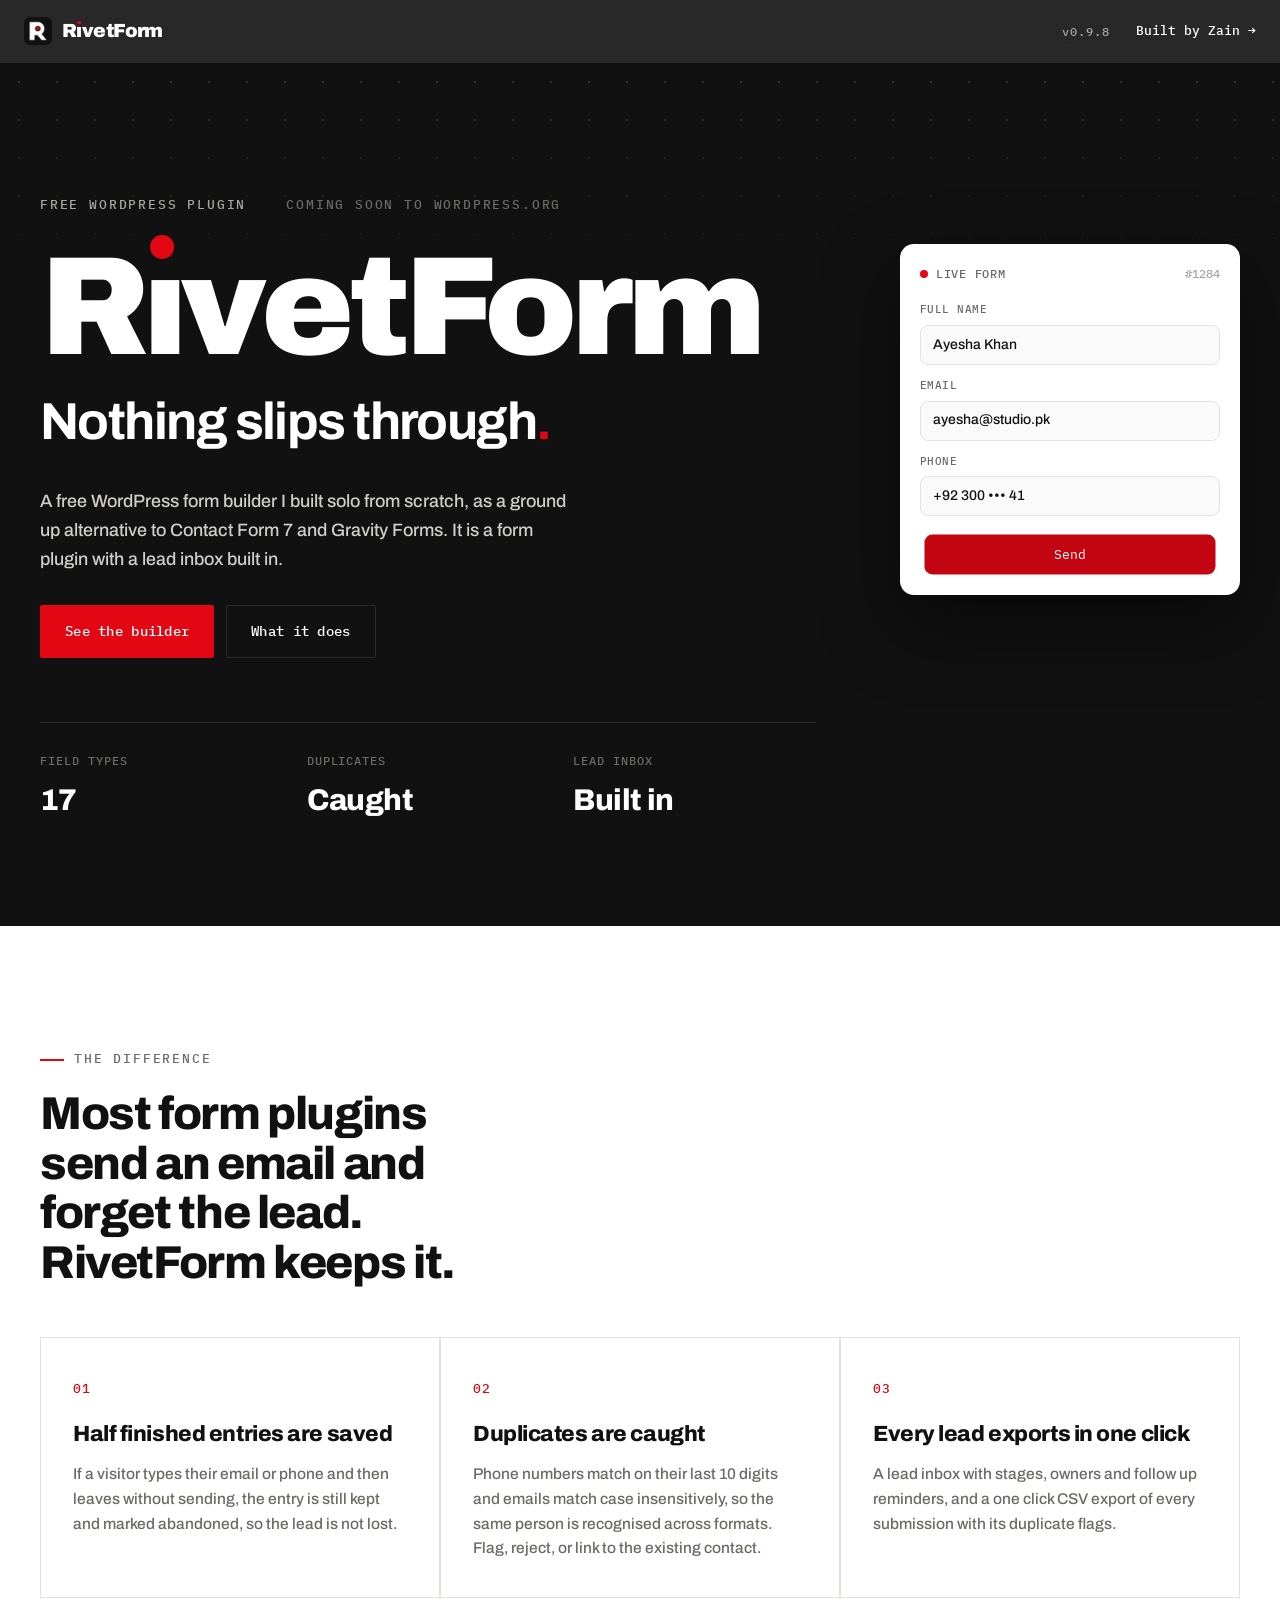
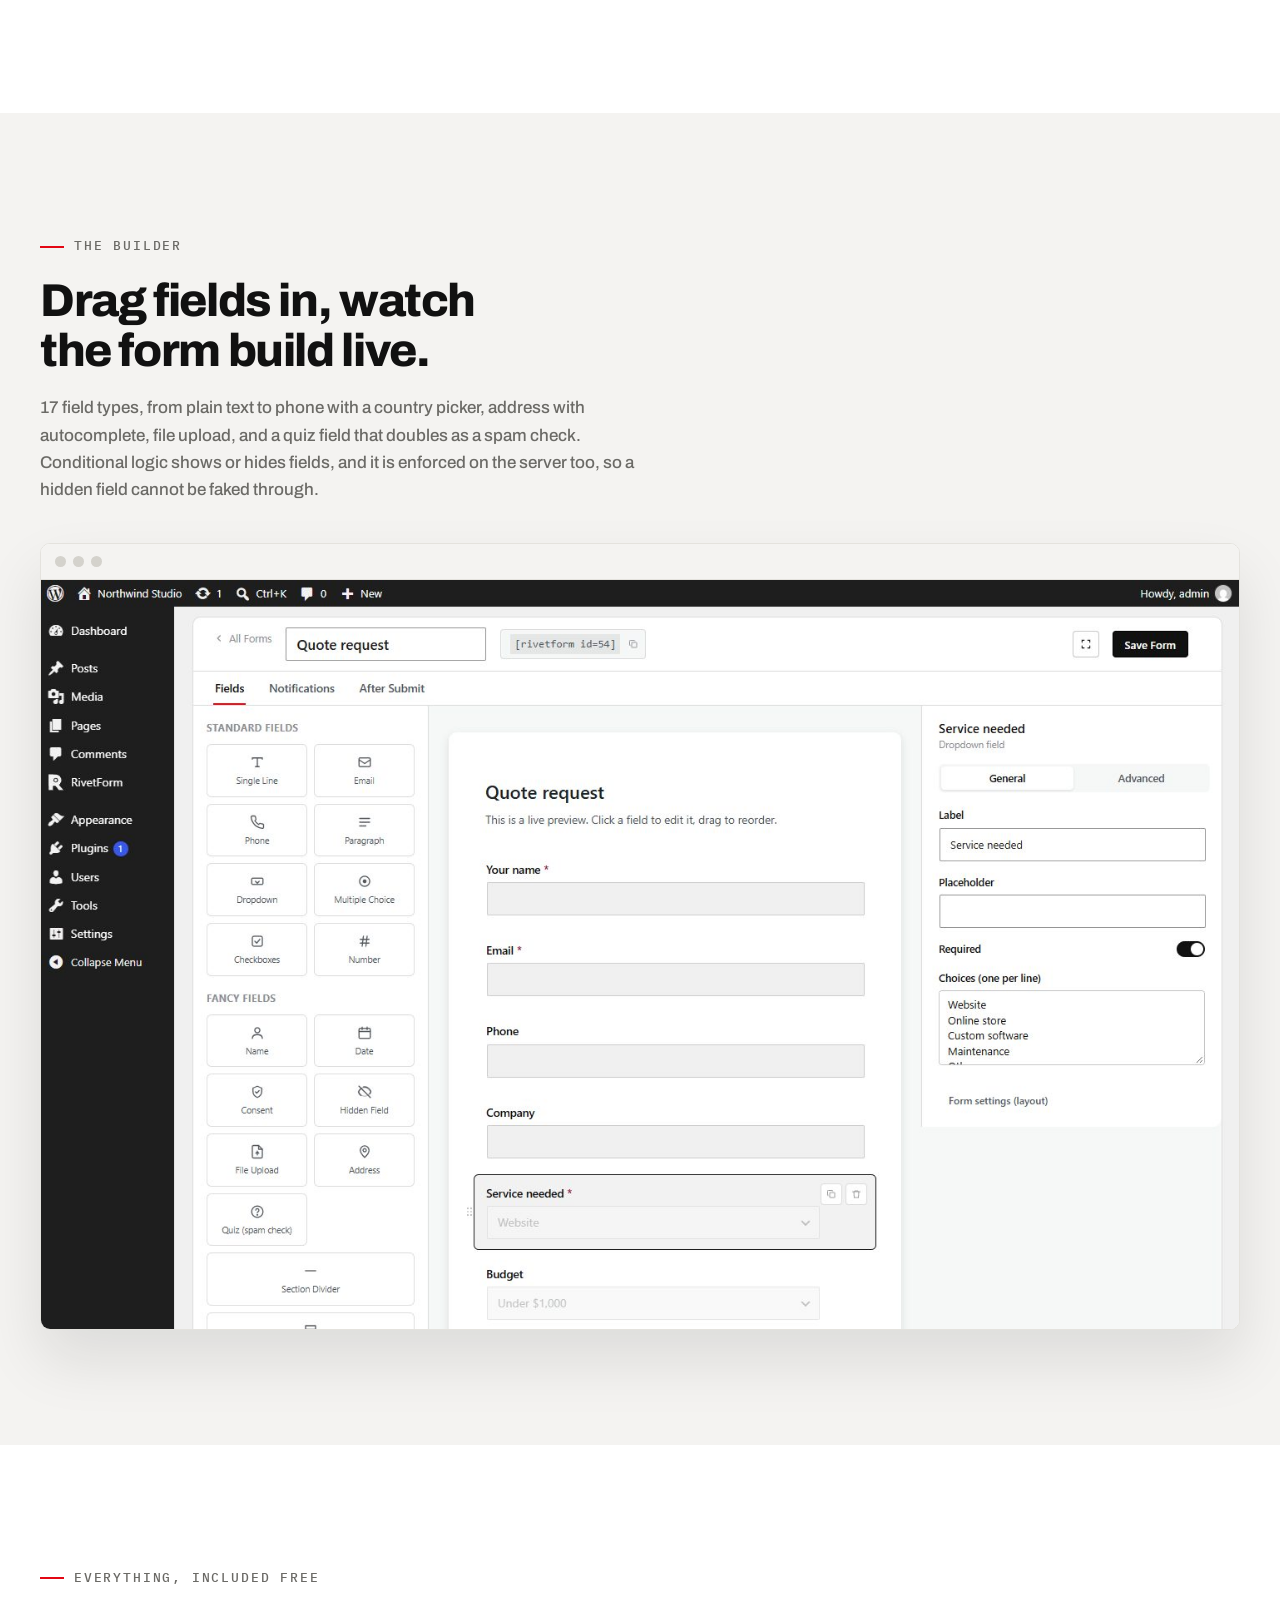
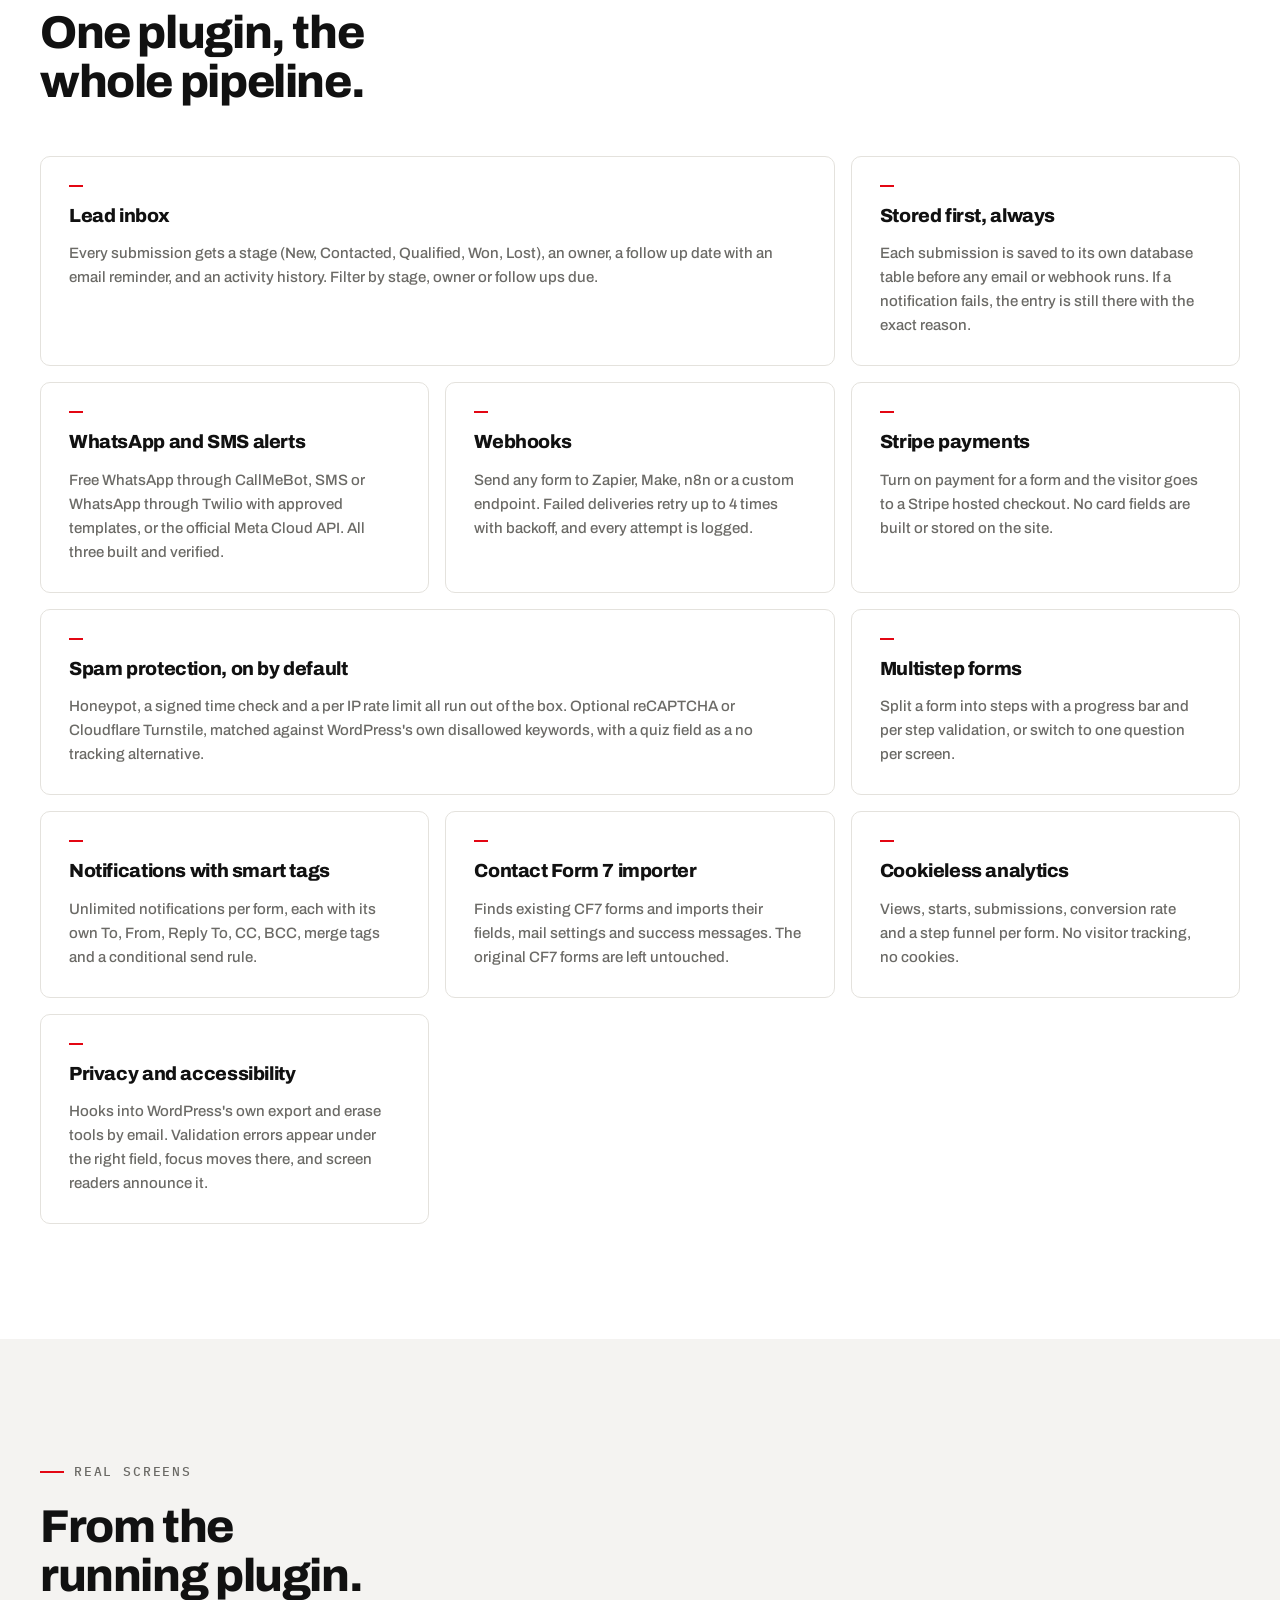
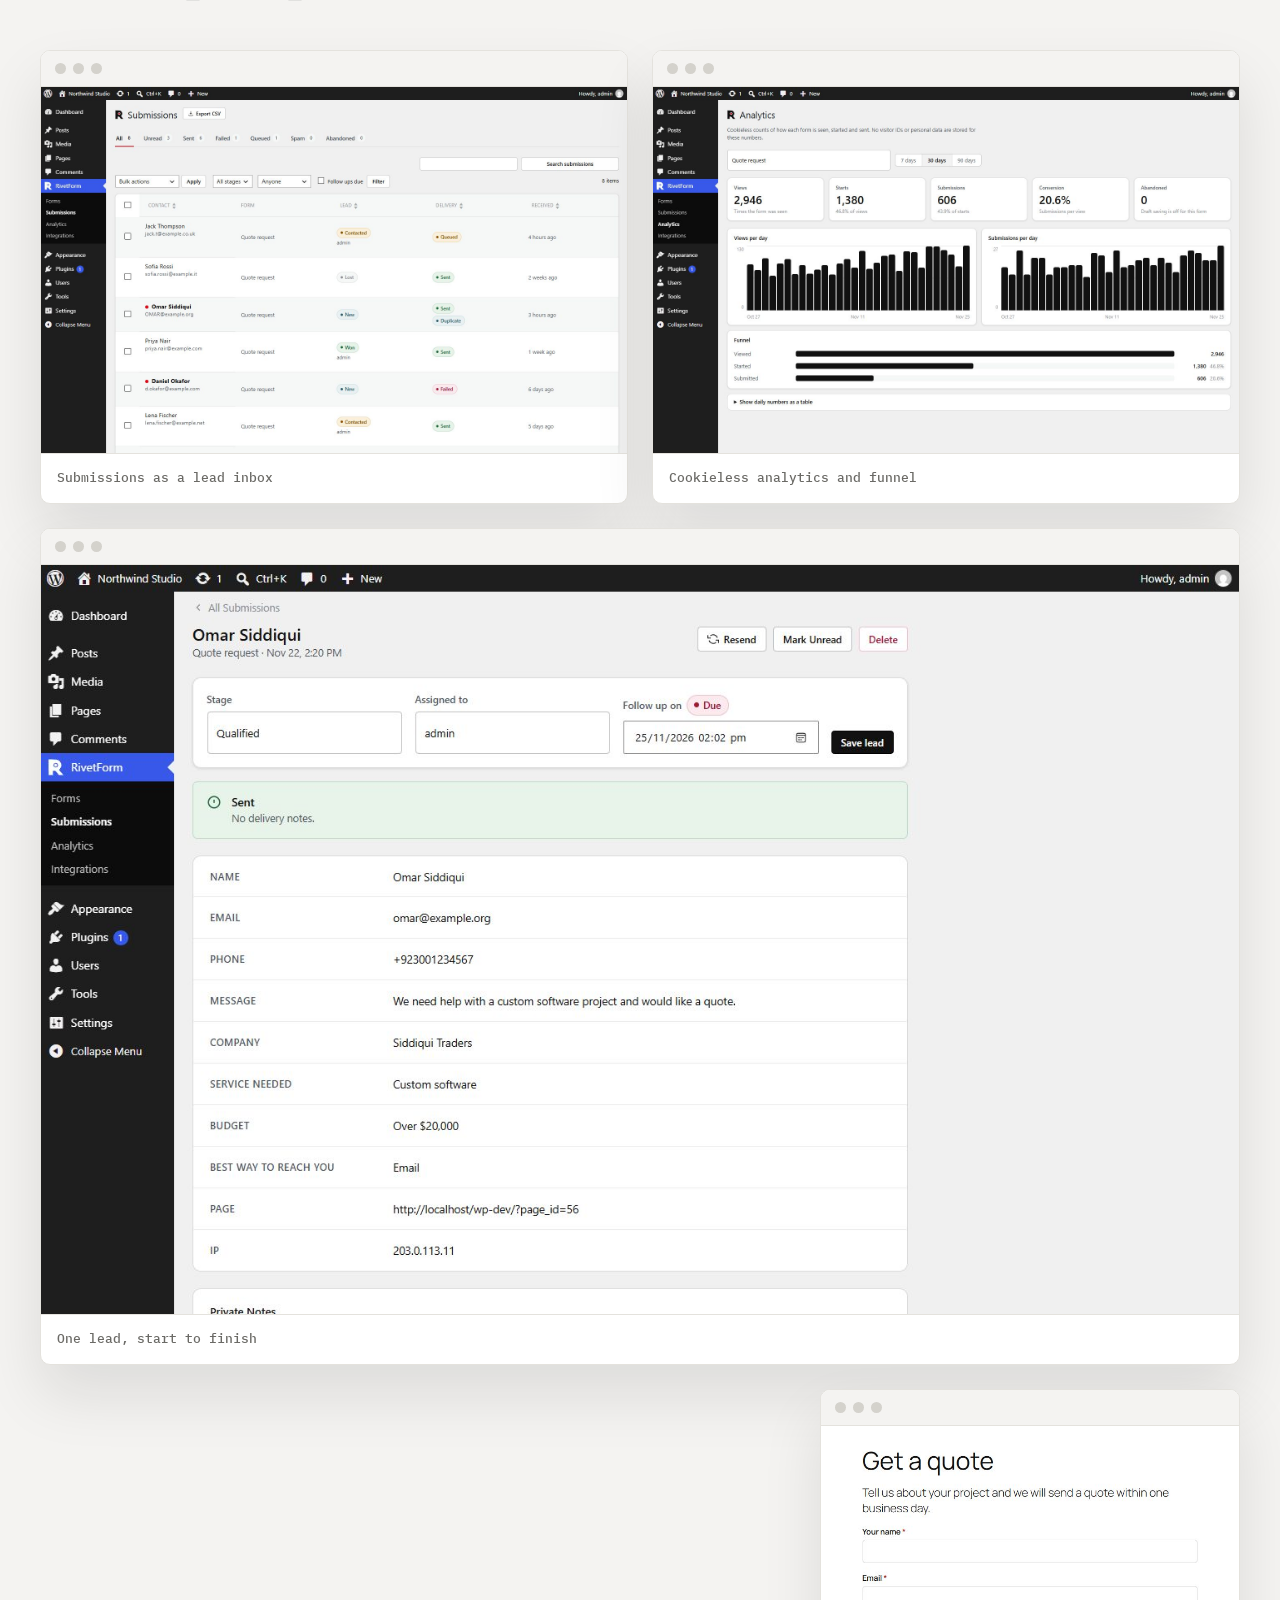
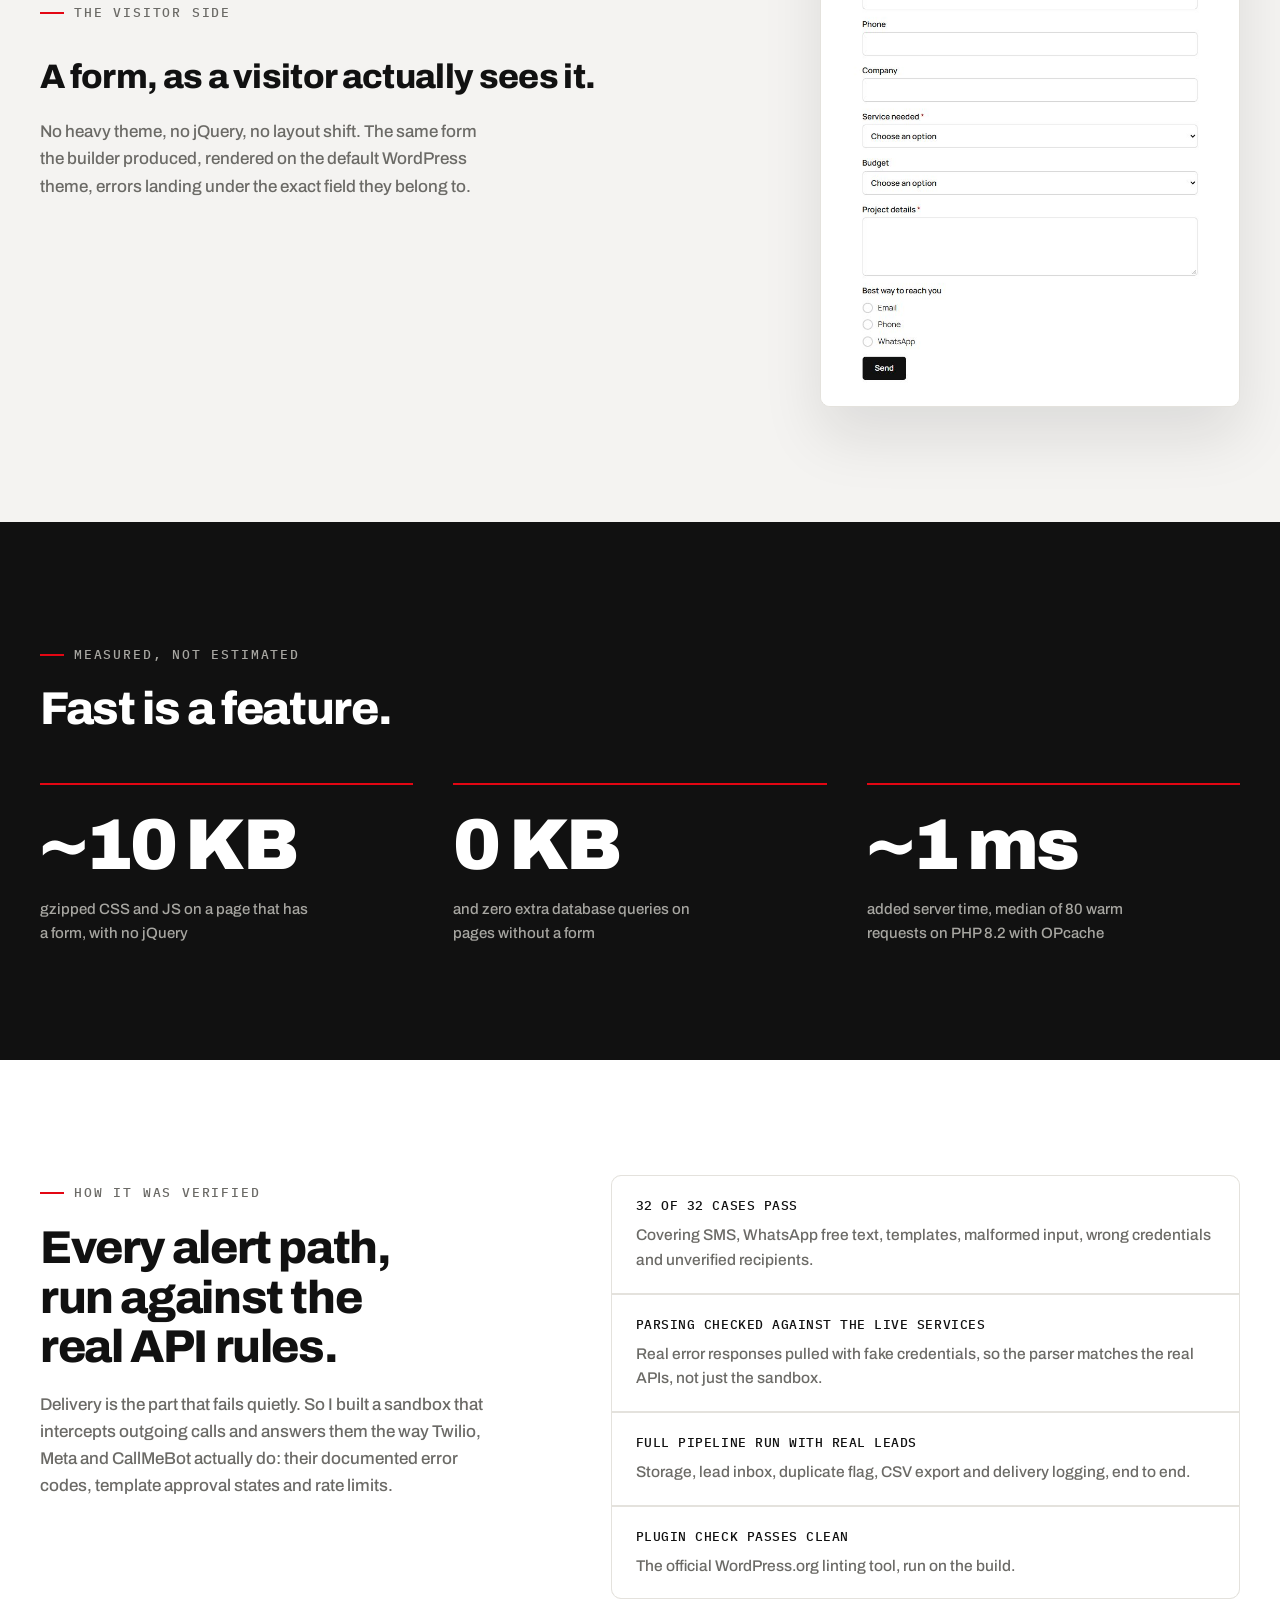
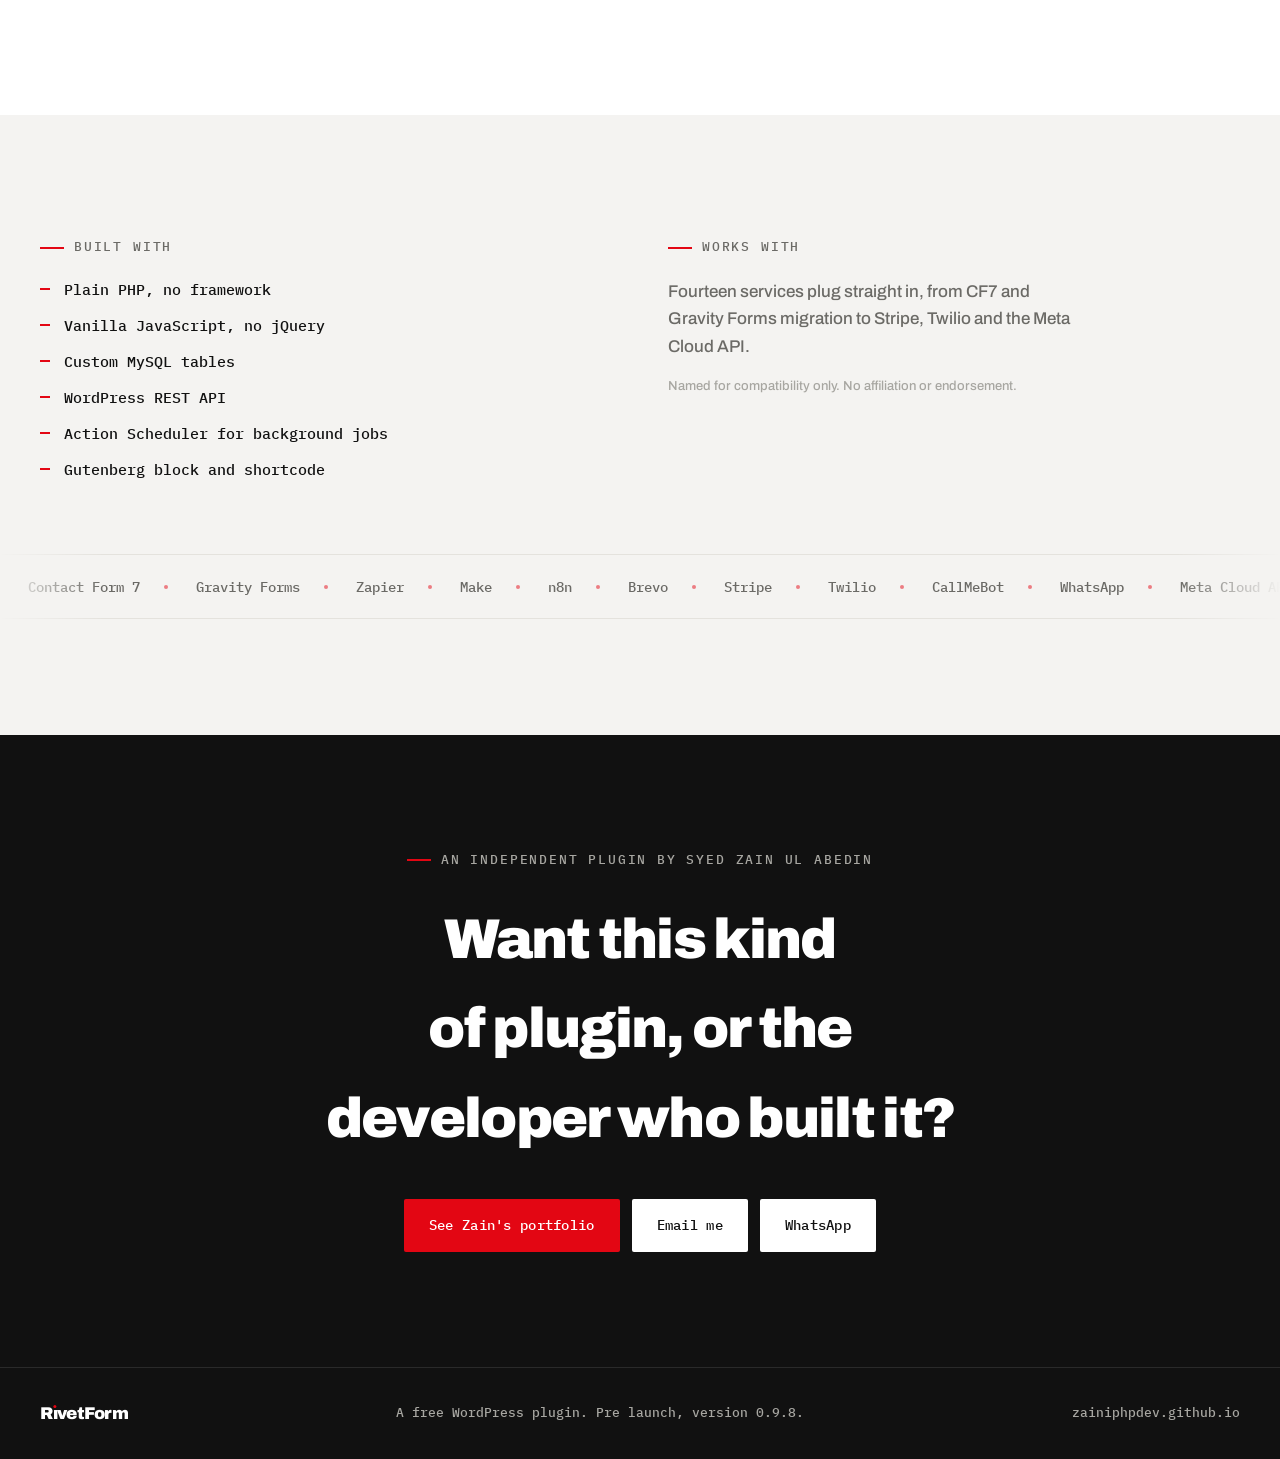
<file: rivetform/index.html>
<!doctype html>
<html lang="en">
<head>
  <meta charset="utf-8">
  <meta name="viewport" content="width=device-width, initial-scale=1">
  <script>document.documentElement.className='fonts-loading';(function(){function r(){document.documentElement.className='fonts-ready';}if(document.fonts&&document.fonts.ready){document.fonts.ready.then(r);}setTimeout(r,1400);})();</script>
  <title>RivetForm, a free WordPress form plugin by Syed Zain Ul Abedin</title>
  <meta name="description" content="RivetForm is a free WordPress form builder built solo from scratch: a drag and drop builder, a lead inbox with duplicate detection, webhooks, WhatsApp alerts, Stripe payments and a measured 10 KB footprint.">
  <meta name="theme-color" content="#111111">
  <link rel="canonical" href="https://zainiphpdev.github.io/rivetform/">
  <meta property="og:type" content="website">
  <meta property="og:title" content="RivetForm, a free WordPress form plugin">
  <meta property="og:description" content="A WordPress form builder that behaves like a lead inbox. Built solo from scratch by Syed Zain Ul Abedin.">
  <meta property="og:url" content="https://zainiphpdev.github.io/rivetform/">
  <meta property="og:image" content="https://zainiphpdev.github.io/rivetform/img/og.jpg">
  <meta property="og:image:width" content="1200">
  <meta property="og:image:height" content="630">
  <meta name="twitter:card" content="summary_large_image">
  <meta name="twitter:image" content="https://zainiphpdev.github.io/rivetform/img/og.jpg">
  <link rel="icon" href="img/favicon.png" type="image/png">
  <link rel="preconnect" href="https://fonts.googleapis.com">
  <link rel="preconnect" href="https://fonts.gstatic.com" crossorigin>
  <link href="https://fonts.googleapis.com/css2?family=Archivo:wght@500;600;700;800;900&family=IBM+Plex+Mono:wght@400;500;600&display=swap" rel="stylesheet">
  <link rel="stylesheet" href="style.css?v=8">
  <script type="application/ld+json">
  {"@context":"https://schema.org","@type":"SoftwareApplication","name":"RivetForm","applicationCategory":"WordPress Plugin","operatingSystem":"WordPress","offers":{"@type":"Offer","price":"0","priceCurrency":"USD"},"creator":{"@type":"Person","name":"Syed Zain Ul Abedin","url":"https://zainiphpdev.github.io/"}}
  </script>
</head>
<body>
  <a class="skip" href="#main">Skip to content</a>
  <div class="progress" aria-hidden="true"><span></span></div>

  <header class="nav">
    <a class="nav__brand" href="#top" aria-label="RivetForm">
      <img src="img/icon.png" alt="" width="28" height="28">
      <span class="mark">R<span class="mark__i">ı</span>vetForm</span>
    </a>
    <div class="nav__right">
      <span class="chip">v0.9.8</span>
      <a class="nav__back" href="https://zainiphpdev.github.io/">Built by Zain <span aria-hidden="true">&rarr;</span></a>
    </div>
  </header>

  <main id="main">
    <!-- HERO -->
    <section class="hero" id="top">
      <div class="hero__dots" aria-hidden="true"></div>
      <div class="hero__stream" aria-hidden="true">
        <i style="top:16px;animation-duration:7.5s;animation-delay:-1s"></i>
        <i style="top:40px;animation-duration:9.5s;animation-delay:-4s"></i>
        <i style="top:62px;animation-duration:6.5s;animation-delay:-2.5s"></i>
        <i style="top:86px;animation-duration:11s;animation-delay:-0.5s"></i>
        <i style="top:108px;animation-duration:8.5s;animation-delay:-6s"></i>
      </div>
      <div class="wrap">
        <div class="hero__grid">
          <p class="eyebrow reveal"><span>Free WordPress plugin</span><span class="eyebrow__r">Coming soon to WordPress.org</span></p>
          <div class="hero__copy">
            <h1 class="hero__mark reveal">R<span class="mark__i mark__i--xl">ı</span>vetForm</h1>
            <p class="hero__tag reveal">Nothing slips through<span class="red">.</span></p>
            <p class="hero__sub reveal">A free WordPress form builder I built solo from scratch, as a ground up alternative to Contact Form 7 and Gravity Forms. It is a form plugin with a lead inbox built in.</p>
            <div class="hero__cta reveal">
              <a class="btn btn--red" href="#builder">See the builder</a>
              <a class="btn btn--ghost" href="#features">What it does</a>
            </div>
            <dl class="hero__facts reveal">
              <div><dt>Field types</dt><dd><span class="count" data-count="17">0</span></dd></div>
              <div><dt>Duplicates</dt><dd>Caught</dd></div>
              <div><dt>Lead inbox</dt><dd>Built in</dd></div>
            </dl>
          </div>
          <div class="hero__aside reveal" aria-hidden="true">
            <div class="formcard" id="formcard">
              <div class="formcard__top">
                <span class="formcard__live"><span class="formcard__pulse"></span>Live form</span>
                <span class="formcard__step" data-step>#1284</span>
              </div>
              <div class="formcard__field" data-field="0">
                <span class="formcard__label">Full name</span>
                <span class="formcard__input"><span class="formcard__val"></span><i class="formcard__caret"></i></span>
              </div>
              <div class="formcard__field" data-field="1">
                <span class="formcard__label">Email</span>
                <span class="formcard__input"><span class="formcard__val"></span><i class="formcard__caret"></i></span>
              </div>
              <div class="formcard__field" data-field="2">
                <span class="formcard__label">Phone</span>
                <span class="formcard__input"><span class="formcard__val"></span><i class="formcard__caret"></i></span>
              </div>
              <button class="formcard__submit" type="button" tabindex="-1">Send</button>
              <div class="formcard__toast" data-toast>
                <span class="formcard__check">&#10003;</span><span class="formcard__msg">Lead saved to inbox</span>
              </div>
            </div>
          </div>
        </div>
      </div>
    </section>

    <!-- POSITIONING -->
    <section class="section lead" id="why">
      <div class="wrap">
        <p class="label reveal">The difference</p>
        <h2 class="h2 reveal">Most form plugins send an email and forget the lead. RivetForm keeps it.</h2>
        <div class="lead__grid">
          <article class="lead__item reveal">
            <span class="lead__num">01</span>
            <h3>Half finished entries are saved</h3>
            <p>If a visitor types their email or phone and then leaves without sending, the entry is still kept and marked abandoned, so the lead is not lost.</p>
          </article>
          <article class="lead__item reveal">
            <span class="lead__num">02</span>
            <h3>Duplicates are caught</h3>
            <p>Phone numbers match on their last 10 digits and emails match case insensitively, so the same person is recognised across formats. Flag, reject, or link to the existing contact.</p>
          </article>
          <article class="lead__item reveal">
            <span class="lead__num">03</span>
            <h3>Every lead exports in one click</h3>
            <p>A lead inbox with stages, owners and follow up reminders, and a one click CSV export of every submission with its duplicate flags.</p>
          </article>
        </div>
      </div>
    </section>

    <!-- BUILDER SHOT -->
    <section class="section shot" id="builder">
      <div class="wrap">
        <p class="label reveal">The builder</p>
        <h2 class="h2 reveal">Drag fields in, watch the form build live.</h2>
        <p class="shot__sub reveal">17 field types, from plain text to phone with a country picker, address with autocomplete, file upload, and a quiz field that doubles as a spam check. Conditional logic shows or hides fields, and it is enforced on the server too, so a hidden field cannot be faked through.</p>
        <figure class="frame reveal">
          <div class="frame__bar" aria-hidden="true"><span></span><span></span><span></span></div>
          <img src="img/builder.jpg" alt="The RivetForm drag and drop builder, with the field palette, a live form preview, and the selected field's settings" width="1440" height="900" loading="lazy">
        </figure>
      </div>
    </section>

    <!-- FEATURES -->
    <section class="section features" id="features">
      <div class="wrap">
        <p class="label reveal">Everything, included free</p>
        <h2 class="h2 reveal">One plugin, the whole pipeline.</h2>
        <div class="bento">
          <article class="cell cell--wide reveal">
            <h3>Lead inbox</h3>
            <p>Every submission gets a stage (New, Contacted, Qualified, Won, Lost), an owner, a follow up date with an email reminder, and an activity history. Filter by stage, owner or follow ups due.</p>
          </article>
          <article class="cell reveal">
            <h3>Stored first, always</h3>
            <p>Each submission is saved to its own database table before any email or webhook runs. If a notification fails, the entry is still there with the exact reason.</p>
          </article>
          <article class="cell reveal">
            <h3>WhatsApp and SMS alerts</h3>
            <p>Free WhatsApp through CallMeBot, SMS or WhatsApp through Twilio with approved templates, or the official Meta Cloud API. All three built and verified.</p>
          </article>
          <article class="cell reveal">
            <h3>Webhooks</h3>
            <p>Send any form to Zapier, Make, n8n or a custom endpoint. Failed deliveries retry up to 4 times with backoff, and every attempt is logged.</p>
          </article>
          <article class="cell reveal">
            <h3>Stripe payments</h3>
            <p>Turn on payment for a form and the visitor goes to a Stripe hosted checkout. No card fields are built or stored on the site.</p>
          </article>
          <article class="cell cell--wide reveal">
            <h3>Spam protection, on by default</h3>
            <p>Honeypot, a signed time check and a per IP rate limit all run out of the box. Optional reCAPTCHA or Cloudflare Turnstile, matched against WordPress's own disallowed keywords, with a quiz field as a no tracking alternative.</p>
          </article>
          <article class="cell reveal">
            <h3>Multistep forms</h3>
            <p>Split a form into steps with a progress bar and per step validation, or switch to one question per screen.</p>
          </article>
          <article class="cell reveal">
            <h3>Notifications with smart tags</h3>
            <p>Unlimited notifications per form, each with its own To, From, Reply To, CC, BCC, merge tags and a conditional send rule.</p>
          </article>
          <article class="cell reveal">
            <h3>Contact Form 7 importer</h3>
            <p>Finds existing CF7 forms and imports their fields, mail settings and success messages. The original CF7 forms are left untouched.</p>
          </article>
          <article class="cell reveal">
            <h3>Cookieless analytics</h3>
            <p>Views, starts, submissions, conversion rate and a step funnel per form. No visitor tracking, no cookies.</p>
          </article>
          <article class="cell reveal">
            <h3>Privacy and accessibility</h3>
            <p>Hooks into WordPress's own export and erase tools by email. Validation errors appear under the right field, focus moves there, and screen readers announce it.</p>
          </article>
        </div>
      </div>
    </section>

    <!-- GALLERY -->
    <section class="section gallery" id="screens">
      <div class="wrap">
        <p class="label reveal">Real screens</p>
        <h2 class="h2 reveal">From the running plugin.</h2>
        <div class="gallery__grid">
          <figure class="frame reveal">
            <div class="frame__bar" aria-hidden="true"><span></span><span></span><span></span></div>
            <img src="img/inbox.jpg" alt="Submissions shown as a lead inbox with stage, owner, delivery status and duplicate flags" width="1440" height="900" loading="lazy">
            <figcaption>Submissions as a lead inbox</figcaption>
          </figure>
          <figure class="frame reveal">
            <div class="frame__bar" aria-hidden="true"><span></span><span></span><span></span></div>
            <img src="img/analytics.jpg" alt="Form analytics showing views, starts, submissions, conversion rate and a funnel" width="1440" height="900" loading="lazy">
            <figcaption>Cookieless analytics and funnel</figcaption>
          </figure>
          <figure class="frame frame--span reveal">
            <div class="frame__bar" aria-hidden="true"><span></span><span></span><span></span></div>
            <img src="img/lead.jpg" alt="One lead's detail view with stage, owner, follow up date, delivery status and every answer" width="1440" height="900" loading="lazy">
            <figcaption>One lead, start to finish</figcaption>
          </figure>
        </div>
        <div class="showcase">
          <div class="showcase__copy reveal">
            <p class="label">The visitor side</p>
            <h3>A form, as a visitor actually sees it.</h3>
            <p>No heavy theme, no jQuery, no layout shift. The same form the builder produced, rendered on the default WordPress theme, errors landing under the exact field they belong to.</p>
          </div>
          <figure class="frame frame--tall reveal">
            <div class="frame__bar" aria-hidden="true"><span></span><span></span><span></span></div>
            <img src="img/form.jpg" alt="A live RivetForm form on the default WordPress theme, as a visitor sees it" width="805" height="1117" loading="lazy">
          </figure>
        </div>
      </div>
    </section>

    <!-- PERFORMANCE -->
    <section class="section perf" id="speed">
      <div class="wrap">
        <p class="label label--light reveal">Measured, not estimated</p>
        <h2 class="h2 h2--light reveal">Fast is a feature.</h2>
        <div class="perf__grid">
          <div class="perf__stat reveal"><span class="perf__num">~<span class="count" data-count="10">0</span> KB</span><span class="perf__cap">gzipped CSS and JS on a page that has a form, with no jQuery</span></div>
          <div class="perf__stat reveal"><span class="perf__num"><span class="count" data-count="0">0</span> KB</span><span class="perf__cap">and zero extra database queries on pages without a form</span></div>
          <div class="perf__stat reveal"><span class="perf__num">~<span class="count" data-count="1">0</span> ms</span><span class="perf__cap">added server time, median of 80 warm requests on PHP 8.2 with OPcache</span></div>
        </div>
      </div>
    </section>

    <!-- ENGINEERING -->
    <section class="section rigor" id="rigor">
      <div class="wrap rigor__wrap">
        <div>
          <p class="label reveal">How it was verified</p>
          <h2 class="h2 reveal">Every alert path, run against the real API rules.</h2>
          <p class="rigor__sub reveal">Delivery is the part that fails quietly. So I built a sandbox that intercepts outgoing calls and answers them the way Twilio, Meta and CallMeBot actually do: their documented error codes, template approval states and rate limits.</p>
        </div>
        <ul class="checks reveal">
          <li><span>32 of 32 cases pass</span> Covering SMS, WhatsApp free text, templates, malformed input, wrong credentials and unverified recipients.</li>
          <li><span>Parsing checked against the live services</span> Real error responses pulled with fake credentials, so the parser matches the real APIs, not just the sandbox.</li>
          <li><span>Full pipeline run with real leads</span> Storage, lead inbox, duplicate flag, CSV export and delivery logging, end to end.</li>
          <li><span>Plugin Check passes clean</span> The official WordPress.org linting tool, run on the build.</li>
        </ul>
      </div>
    </section>

    <!-- STACK + INTEGRATIONS -->
    <section class="section stack" id="stack">
      <div class="wrap stack__wrap">
        <div class="stack__col reveal">
          <p class="label">Built with</p>
          <ul class="stack__list">
            <li>Plain PHP, no framework</li>
            <li>Vanilla JavaScript, no jQuery</li>
            <li>Custom MySQL tables</li>
            <li>WordPress REST API</li>
            <li>Action Scheduler for background jobs</li>
            <li>Gutenberg block and shortcode</li>
          </ul>
        </div>
        <div class="stack__col reveal">
          <p class="label">Works with</p>
          <p class="stack__intro">Fourteen services plug straight in, from CF7 and Gravity Forms migration to Stripe, Twilio and the Meta Cloud API.</p>
          <p class="stack__note">Named for compatibility only. No affiliation or endorsement.</p>
        </div>
      </div>
      <div class="marquee reveal" aria-hidden="true">
        <div class="marquee__row">
          <span>Contact Form 7</span><span>Gravity Forms</span><span>Zapier</span><span>Make</span><span>n8n</span><span>Brevo</span><span>Stripe</span><span>Twilio</span><span>CallMeBot</span><span>WhatsApp</span><span>Meta Cloud API</span><span>reCAPTCHA</span><span>Turnstile</span><span>Google Places</span>
          <span>Contact Form 7</span><span>Gravity Forms</span><span>Zapier</span><span>Make</span><span>n8n</span><span>Brevo</span><span>Stripe</span><span>Twilio</span><span>CallMeBot</span><span>WhatsApp</span><span>Meta Cloud API</span><span>reCAPTCHA</span><span>Turnstile</span><span>Google Places</span>
        </div>
      </div>
    </section>

    <!-- CTA -->
    <section class="section cta" id="contact">
      <div class="wrap cta__wrap">
        <p class="label label--light reveal">An independent plugin by Syed Zain Ul Abedin</p>
        <h2 class="cta__title reveal">Want this kind of plugin, or the developer who built it?</h2>
        <div class="cta__btns reveal">
          <a class="btn btn--red" href="https://zainiphpdev.github.io/">See Zain's portfolio</a>
          <a class="btn btn--light" href="mailto:zainiphpdev@gmail.com?subject=RivetForm">Email me</a>
          <a class="btn btn--light" href="https://wa.me/923329593441?text=Hi%20Zain%2C%20I%20saw%20RivetForm">WhatsApp</a>
        </div>
      </div>
    </section>
  </main>

  <footer class="foot">
    <div class="wrap foot__wrap">
      <span class="mark mark--sm">R<span class="mark__i">ı</span>vetForm</span>
      <span class="foot__meta">A free WordPress plugin. Pre launch, version 0.9.8.</span>
      <a class="foot__back" href="https://zainiphpdev.github.io/">zainiphpdev.github.io</a>
    </div>
  </footer>

  <script>
    (function () {
      var reduce = window.matchMedia('(prefers-reduced-motion: reduce)').matches;

      // Staggered reveal on scroll, counting up any numbers inside
      function countUp(el) {
        var target = parseFloat(el.getAttribute('data-count'));
        if (reduce || !target) { el.textContent = target || 0; return; }
        var start = performance.now(), dur = 900;
        function step(now) {
          var p = Math.min((now - start) / dur, 1);
          var eased = 1 - Math.pow(1 - p, 3);
          el.textContent = Math.round(target * eased);
          if (p < 1) requestAnimationFrame(step);
        }
        requestAnimationFrame(step);
      }
      var io = new IntersectionObserver(function (es) {
        es.forEach(function (e) {
          if (!e.isIntersecting) return;
          e.target.classList.add('in');
          e.target.querySelectorAll('.count').forEach(countUp);
          io.unobserve(e.target);
        });
      }, { rootMargin: '0px 0px -8% 0px', threshold: 0.12 });

      // stagger siblings in the same grid
      var groups = document.querySelectorAll('.lead__grid, .bento, .perf__grid, .gallery__grid, .checks');
      groups.forEach(function (g) {
        Array.prototype.forEach.call(g.children, function (c, i) {
          if (c.classList.contains('reveal')) c.style.transitionDelay = Math.min(i * 70, 420) + 'ms';
        });
      });
      document.querySelectorAll('.reveal').forEach(function (el) { io.observe(el); });

      // Scroll progress bar
      var bar = document.querySelector('.progress span');
      if (bar) {
        var tick = false;
        function update() {
          var h = document.documentElement;
          var max = h.scrollHeight - h.clientHeight;
          bar.style.transform = 'scaleX(' + (max > 0 ? h.scrollTop / max : 0) + ')';
          tick = false;
        }
        addEventListener('scroll', function () { if (!tick) { tick = true; requestAnimationFrame(update); } }, { passive: true });
        update();
      }

      // Self-filling form card, always looping
      var card = document.getElementById('formcard');
      if (card) {
        var leads = [
          { n: 'Ayesha Khan',   e: 'ayesha@studio.pk',    p: '+92 300 ••• 41', m: 'Lead saved to inbox',      k: 'ok' },
          { n: 'Omar Siddiqui', e: 'omar@northwind.co',   p: '+92 321 ••• 09', m: 'Duplicate flagged, merged', k: 'dup' },
          { n: 'Hina Raja',     e: 'hina@brightmail.com', p: '+92 345 ••• 77', m: 'WhatsApp alert sent',       k: 'wa' },
          { n: 'Daniyal Malik', e: 'dan@qserve.io',       p: '+92 333 ••• 20', m: 'Follow up reminder set',    k: 'ok' }
        ];
        var fields = card.querySelectorAll('[data-field] .formcard__val');
        var carets = card.querySelectorAll('[data-field] .formcard__caret');
        var submit = card.querySelector('.formcard__submit');
        var toast = card.querySelector('[data-toast]');
        var msg = card.querySelector('.formcard__msg');
        var check = card.querySelector('.formcard__check');
        var step = card.querySelector('[data-step]');
        var idx = 0, num = 1284;

        function wait(ms) { return new Promise(function (r) { setTimeout(r, ms); }); }
        function setCaret(i) { carets.forEach(function (c, j) { c.classList.toggle('on', j === i); }); }
        function type(el, text) {
          return new Promise(function (resolve) {
            var i = 0; el.textContent = '';
            (function next() {
              el.textContent = text.slice(0, ++i);
              if (i < text.length) setTimeout(next, 26 + Math.random() * 34); else resolve();
            })();
          });
        }

        if (reduce) {
          var L = leads[0];
          fields[0].textContent = L.n; fields[1].textContent = L.e; fields[2].textContent = L.p;
          toast.classList.add('show');
        } else {
          (async function loop() {
            while (true) {
              var L = leads[idx % leads.length];
              step.textContent = '#' + (num++);
              fields.forEach(function (f) { f.textContent = ''; });
              toast.classList.remove('show'); submit.classList.remove('press', 'done');
              await wait(500);
              setCaret(0); await type(fields[0], L.n); await wait(160);
              setCaret(1); await type(fields[1], L.e); await wait(160);
              setCaret(2); await type(fields[2], L.p); await wait(260);
              setCaret(-1);
              submit.classList.add('press'); await wait(420);
              submit.classList.add('done'); submit.classList.remove('press');
              msg.textContent = L.m;
              toast.setAttribute('data-k', L.k);
              check.innerHTML = L.k === 'dup' ? '&#8646;' : (L.k === 'wa' ? '&#9993;' : '&#10003;');
              toast.classList.add('show');
              await wait(2200);
              toast.classList.remove('show');
              await wait(650);
              idx++;
            }
          })();
        }
      }
    })();
  </script>
</body>
</html>
</file>
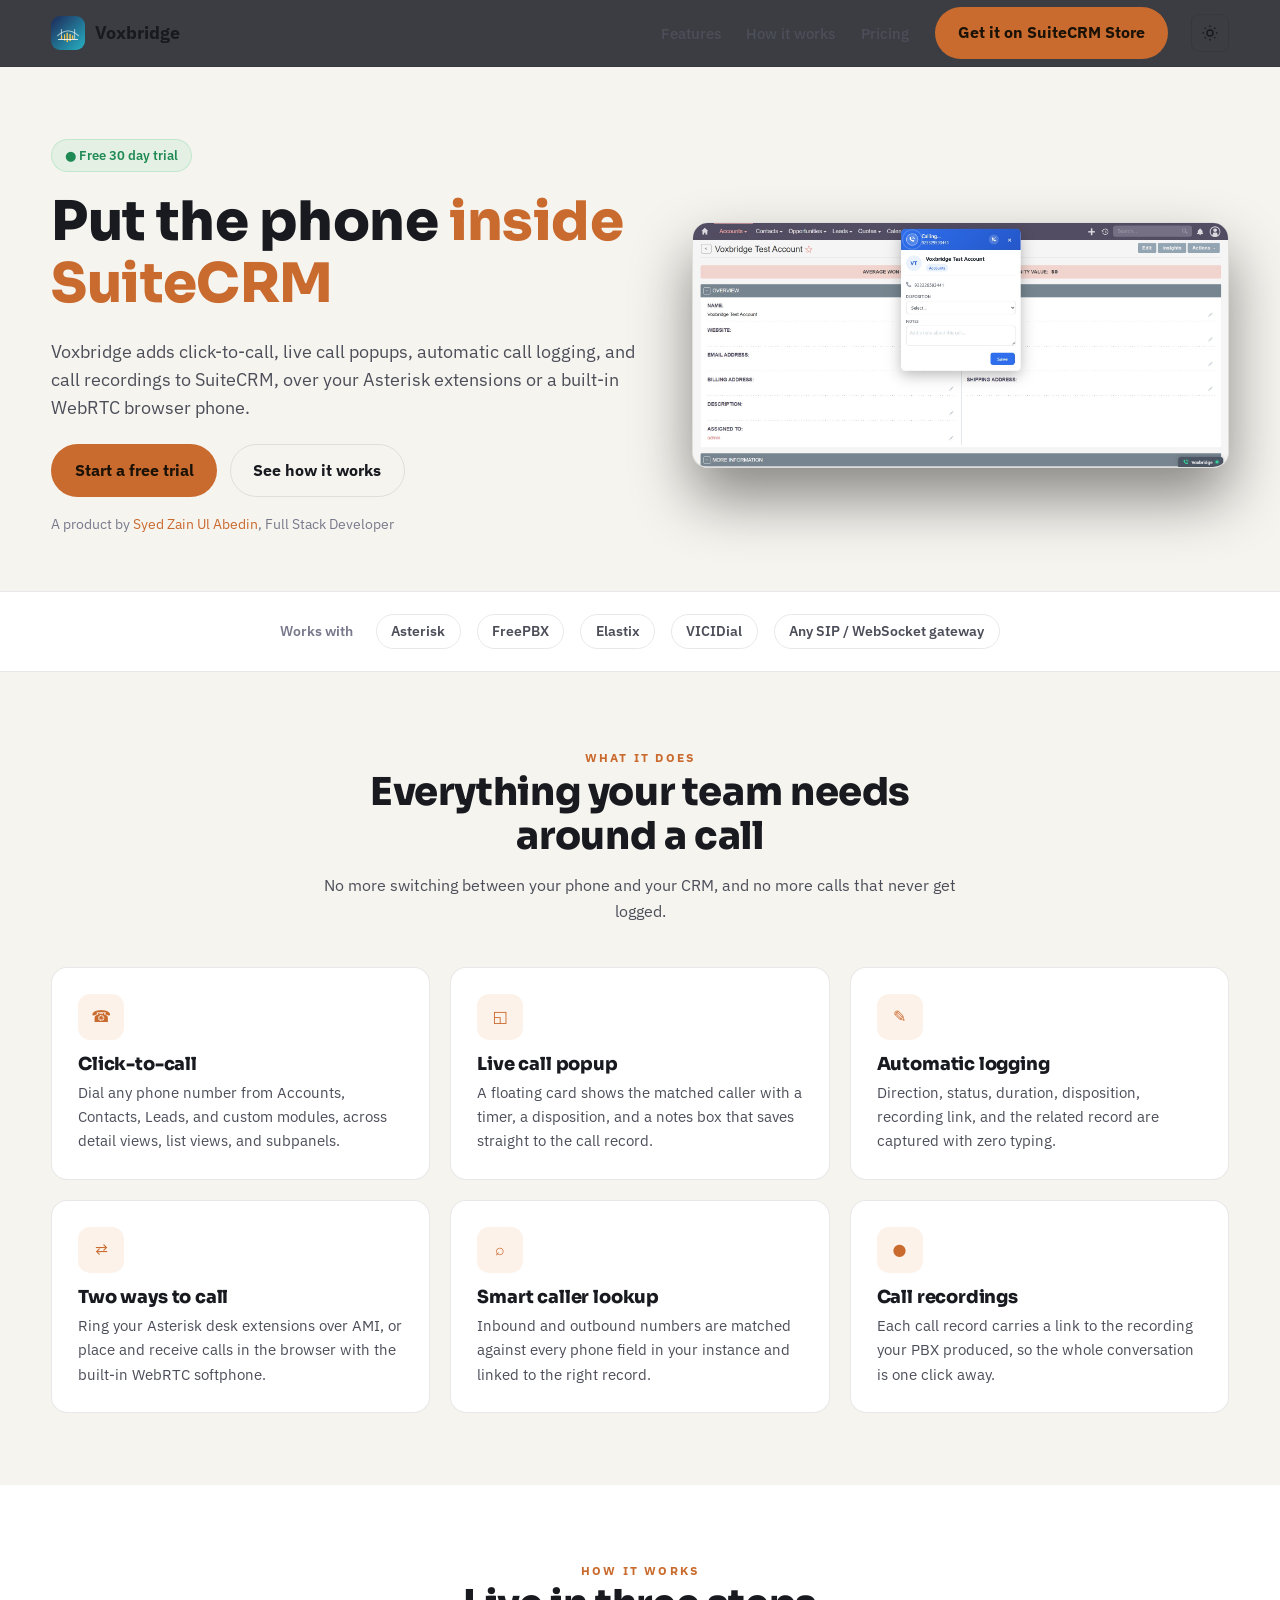
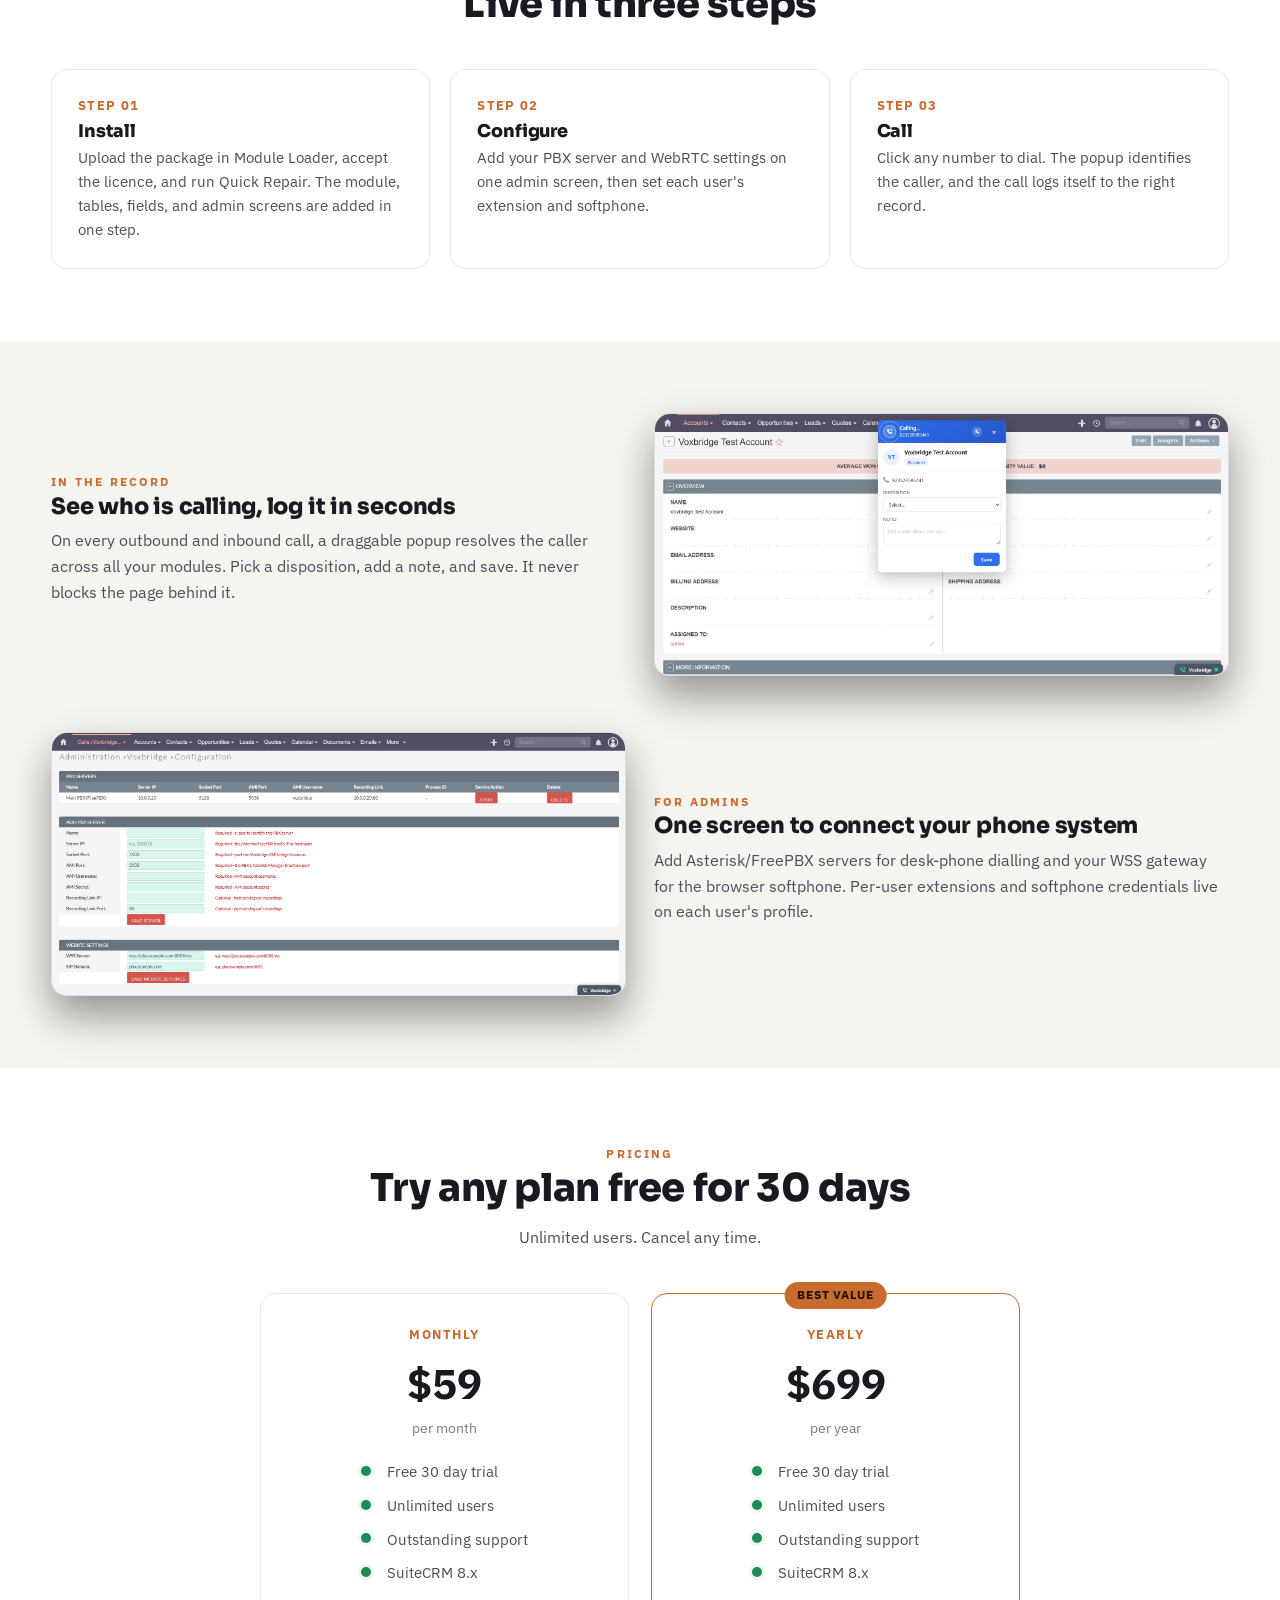
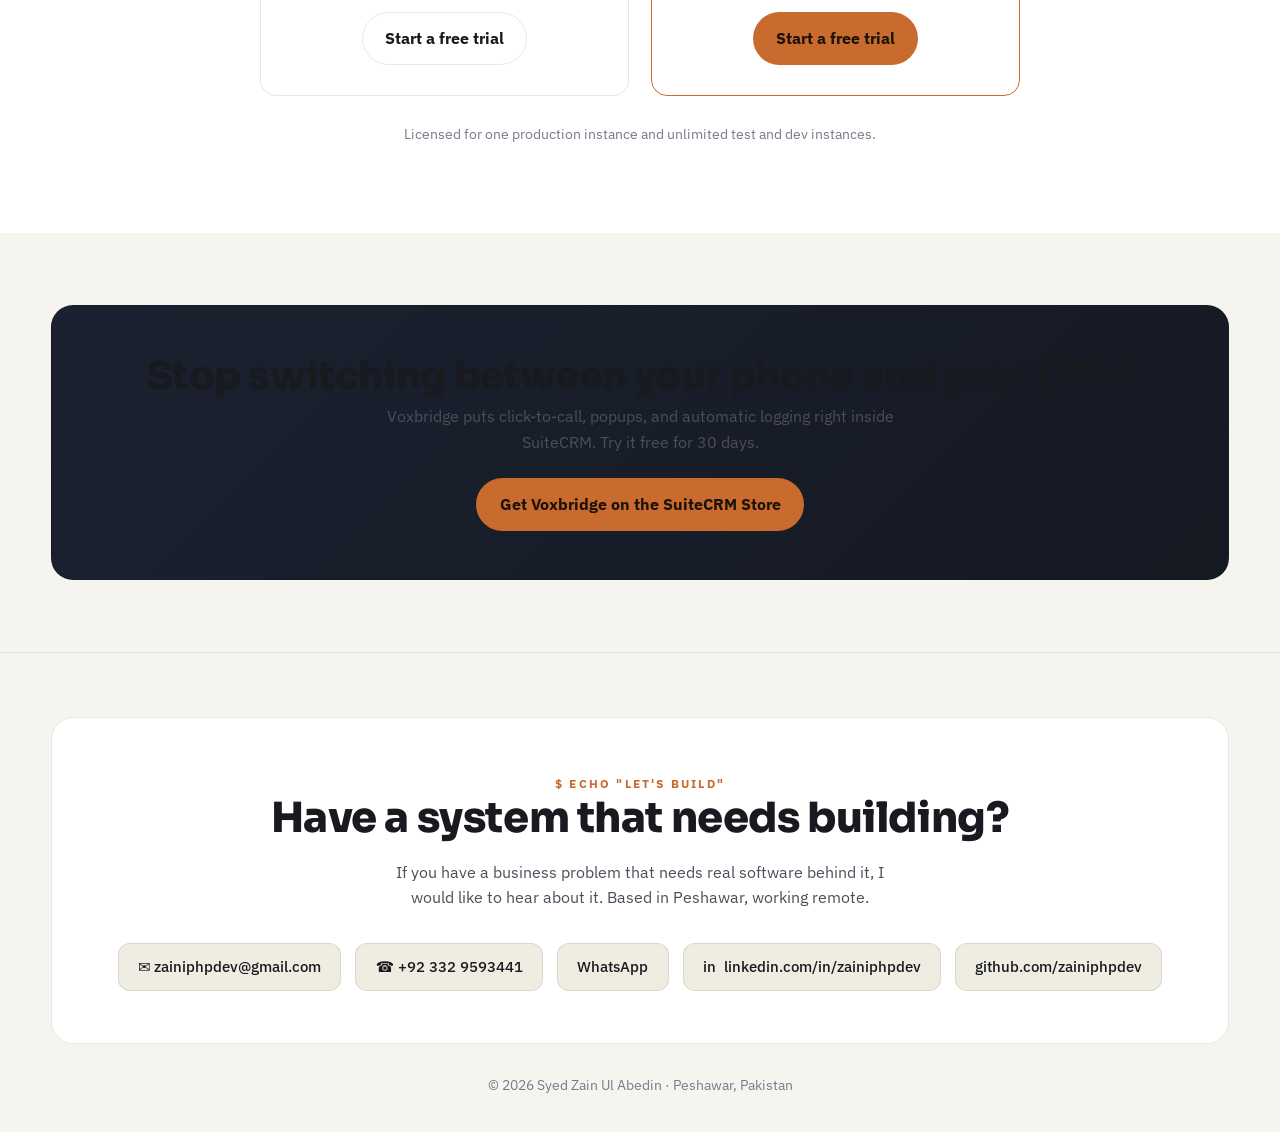
<file: voxbridge/index.html>
<!doctype html>
<html lang="en">
<head>
<meta charset="UTF-8">
<meta name="viewport" content="width=device-width, initial-scale=1.0">
<title>Voxbridge | Click-to-call and call logging for SuiteCRM</title>
<meta name="description" content="Voxbridge connects SuiteCRM to your Asterisk phone system with click-to-call, live call popups, automatic call logging, and a built-in WebRTC browser softphone.">
<link rel="icon" type="image/png" href="https://zainiphpdev.github.io/voxbridge/img/logo.png">
<link rel="canonical" href="https://zainiphpdev.github.io/voxbridge/">
<meta property="og:type" content="website">
<meta property="og:url" content="https://zainiphpdev.github.io/voxbridge/">
<meta property="og:title" content="Voxbridge | Click-to-call and call logging for SuiteCRM">
<meta property="og:description" content="Put the phone inside SuiteCRM: click-to-call, live call popups, automatic call logging, and call recordings, over Asterisk or a built-in WebRTC browser phone.">
<meta property="og:image" content="https://zainiphpdev.github.io/voxbridge/img/og-image.jpg">
<meta property="og:image:width" content="1200">
<meta property="og:image:height" content="630">
<meta name="twitter:card" content="summary_large_image">
<meta name="twitter:url" content="https://zainiphpdev.github.io/voxbridge/">
<meta name="twitter:title" content="Voxbridge | Click-to-call and call logging for SuiteCRM">
<meta name="twitter:description" content="Put the phone inside SuiteCRM: click-to-call, live popups, and automatic call logging, over Asterisk or a WebRTC browser phone.">
<meta name="twitter:image" content="https://zainiphpdev.github.io/voxbridge/img/og-image.jpg">
<link rel="preconnect" href="https://fonts.googleapis.com">
<link rel="preconnect" href="https://fonts.gstatic.com" crossorigin>
<link href="https://fonts.googleapis.com/css2?family=Sora:wght@400;500;600;700;800&family=IBM+Plex+Sans:wght@400;500;600&display=swap" rel="stylesheet">
<script>(function(){try{var t=localStorage.getItem('theme');if(t)document.documentElement.setAttribute('data-theme',t);}catch(e){}})();</script>
<style>
:root{
  --bg:#12151d; --panel:#171a23; --panel2:#1c2029; --line:#262b36;
  --ink:#f6f4ef; --muted:#b7b8c2; --dim:#83859a;
  --amber:#e8974a; --copper:#c96a2e; --green:#6fd39a;
  --radius:16px; --maxw:1120px;
}
@media (prefers-color-scheme: light){
  :root:not([data-theme="dark"]){
    --bg:#f6f4ef; --panel:#ffffff; --panel2:#efece2; --line:#00000017;
    --ink:#181a20; --muted:#4c4e59; --dim:#787a8c;
    --amber:#c96a2e; --copper:#c96a2e; --green:#1f8a54;
  }
}
:root[data-theme="light"]{
  --bg:#f6f4ef; --panel:#ffffff; --panel2:#efece2; --line:#00000017;
  --ink:#181a20; --muted:#4c4e59; --dim:#787a8c;
  --amber:#c96a2e; --copper:#c96a2e; --green:#1f8a54;
}
*{box-sizing:border-box}
html{scroll-behavior:smooth}
body{
  margin:0;background:var(--bg);color:var(--ink);
  font-family:"IBM Plex Sans",system-ui,-apple-system,Segoe UI,Roboto,sans-serif;
  line-height:1.6;-webkit-font-smoothing:antialiased;
}
h1,h2,h3{font-family:"Sora",system-ui,-apple-system,Segoe UI,Roboto,sans-serif;}
a{color:inherit;text-decoration:none}
.wrap{max-width:100%;margin:0 auto;padding:0 4vw}
.amber{color:var(--amber)}
h1,h2,h3{line-height:1.15;margin:0 0 .4em;font-weight:800;letter-spacing:-.01em}
h2{font-size:clamp(1.6rem,3.5vw,2.4rem)}
p{margin:0 0 1rem}
.muted{color:var(--muted)}
.btn{
  display:inline-flex;align-items:center;gap:.5rem;font-weight:700;font-size:.98rem;
  padding:.8rem 1.4rem;border-radius:999px;border:1px solid transparent;cursor:pointer;transition:.18s;
}
.btn-primary{background:linear-gradient(135deg,var(--amber),var(--copper));color:#1a1206}
.btn-primary:hover{filter:brightness(1.08);transform:translateY(-1px)}
.btn-ghost{border-color:var(--line);color:var(--ink)}
.btn-ghost:hover{border-color:var(--amber);color:var(--amber)}
.theme-toggle{display:inline-flex;align-items:center;justify-content:center;background:none;border:1px solid var(--line);border-radius:.5rem;width:38px;height:38px;color:var(--ink);cursor:pointer;flex:none}
.theme-toggle:hover{border-color:var(--amber);color:var(--amber)}
.theme-toggle svg{width:18px;height:18px}
.theme-toggle .icon-sun{display:none}
:root[data-theme="light"] .theme-toggle .icon-moon{display:none}
:root[data-theme="light"] .theme-toggle .icon-sun{display:block}
@media (prefers-color-scheme: light){
  :root:not([data-theme="dark"]) .theme-toggle .icon-moon{display:none}
  :root:not([data-theme="dark"]) .theme-toggle .icon-sun{display:block}
}
.eyebrow{text-transform:uppercase;letter-spacing:.18em;font-size:.76rem;font-weight:700;color:var(--amber)}

/* nav */
header.nav{position:sticky;top:0;z-index:20;background:rgba(18,21,29,.82);backdrop-filter:blur(10px);border-bottom:1px solid var(--line)}
.nav-in{display:flex;align-items:center;justify-content:space-between;height:66px}
.brand{display:flex;align-items:center;gap:.6rem;font-weight:800;font-size:1.15rem}
.brand img{width:34px;height:34px;border-radius:9px}
.nav-right{display:flex;align-items:center;gap:1.4rem}
.nav-links{display:flex;align-items:center;gap:1.6rem}
.nav-links a.lnk{color:var(--muted);font-size:.95rem;font-weight:500}
.nav-links a.lnk:hover{color:var(--ink)}
.menu-btn{display:none}

/* hero */
.hero{padding:72px 0 40px}
.hero-grid{display:grid;grid-template-columns:1.05fr .95fr;gap:48px;align-items:center}
.hero h1{font-size:clamp(2.1rem,5vw,3.4rem)}
.trial-chip{display:inline-flex;align-items:center;gap:.5rem;background:rgba(111,211,154,.12);color:var(--green);
  border:1px solid rgba(111,211,154,.3);padding:.3rem .8rem;border-radius:999px;font-size:.82rem;font-weight:600;margin-bottom:1.2rem}
.hero-cta{display:flex;gap:.8rem;flex-wrap:wrap;margin:1.4rem 0 1rem}
.byline{font-size:.86rem;color:var(--dim)}
.byline a{color:var(--amber)}
.shot{width:100%;border-radius:var(--radius);border:1px solid var(--line);box-shadow:0 30px 60px rgba(0,0,0,.45);display:block}

/* compat bar */
.compat{border-top:1px solid var(--line);border-bottom:1px solid var(--line);padding:22px 0;background:var(--panel)}
.compat-in{display:flex;align-items:center;gap:1rem;flex-wrap:wrap;justify-content:center}
.compat .label{color:var(--dim);font-size:.85rem;font-weight:600;margin-right:.4rem}
.pill{border:1px solid var(--line);color:var(--muted);padding:.35rem .9rem;border-radius:999px;font-size:.85rem;font-weight:600}

/* sections */
section{padding:72px 0}
.sec-head{max-width:680px;margin:0 auto 42px;text-align:center}
.grid3{display:grid;grid-template-columns:repeat(3,1fr);gap:20px}
.card{background:var(--panel);border:1px solid var(--line);border-radius:var(--radius);padding:26px}
.card:hover{border-color:rgba(232,151,74,.4)}
.ic{width:46px;height:46px;border-radius:12px;display:flex;align-items:center;justify-content:center;
  background:rgba(232,151,74,.12);color:var(--amber);margin-bottom:14px}
.card h3{font-size:1.12rem;margin-bottom:.35rem}
.card p{color:var(--muted);font-size:.95rem;margin:0}

/* steps */
.steps{display:grid;grid-template-columns:repeat(3,1fr);gap:20px;counter-reset:s}
.step{background:var(--panel);border:1px solid var(--line);border-radius:var(--radius);padding:26px;position:relative}
.step .num{font-size:.8rem;font-weight:800;color:var(--copper);letter-spacing:.1em}
.step h3{font-size:1.1rem;margin:.3rem 0 .3rem}
.step p{color:var(--muted);font-size:.94rem;margin:0}

/* showcase */
.show{display:grid;grid-template-columns:1fr 1fr;gap:28px;align-items:center}
.show.rev{direction:rtl}.show.rev>*{direction:ltr}
.show h3{font-size:1.4rem}
.show p{color:var(--muted)}
.show .shot{box-shadow:0 20px 40px rgba(0,0,0,.4)}
.showcase-wrap{display:flex;flex-direction:column;gap:56px}

/* pricing */
.price-grid{display:grid;grid-template-columns:repeat(2,1fr);gap:22px;max-width:760px;margin:0 auto}
.plan{background:var(--panel);border:1px solid var(--line);border-radius:var(--radius);padding:30px;text-align:center}
.plan.best{border-color:var(--amber);position:relative}
.plan.best .tag{position:absolute;top:-12px;left:50%;transform:translateX(-50%);background:linear-gradient(135deg,var(--amber),var(--copper));
  color:#1a1206;font-size:.72rem;font-weight:800;padding:.25rem .8rem;border-radius:999px;text-transform:uppercase;letter-spacing:.08em}
.plan .pname{text-transform:uppercase;letter-spacing:.12em;font-size:.82rem;color:var(--amber);font-weight:700}
.plan .amt{font-size:2.6rem;font-weight:800;margin:.3rem 0 0}
.plan .per{color:var(--dim);font-size:.9rem;margin-bottom:1rem}
.plan ul{list-style:none;padding:0;margin:0 0 1.4rem;text-align:left;display:inline-block}
.plan li{color:var(--muted);font-size:.94rem;padding:.3rem 0 .3rem 1.6rem;position:relative}
.plan li::before{content:"";position:absolute;left:0;top:.65rem;width:10px;height:10px;border-radius:50%;
  background:var(--green);box-shadow:0 0 0 3px rgba(111,211,154,.15)}
.lic-note{text-align:center;color:var(--dim);font-size:.9rem;margin-top:1.6rem}

/* cta band */
.band{background:linear-gradient(135deg,#1b2130,#141922);border:1px solid var(--line);border-radius:22px;padding:48px;text-align:center}
.band h2{margin-bottom:.4rem}

/* footer */
footer{border-top:1px solid var(--line);padding:64px 0 36px;background:var(--bg)}
.contact-band{background:var(--panel);border:1px solid var(--line);border-radius:22px;padding:52px 32px;text-align:center}
.contact-band h2{font-size:clamp(1.8rem,4vw,2.6rem)}
.contact-row{display:flex;flex-wrap:wrap;gap:14px;justify-content:center}
.cbtn{display:inline-flex;align-items:center;gap:.5rem;border:1px solid var(--line);background:var(--panel2);
  color:var(--ink);font-size:.92rem;font-weight:500;padding:.7rem 1.2rem;border-radius:12px;transition:.18s}
.cbtn:hover{border-color:var(--amber);color:var(--amber)}
.copyright-line{text-align:center;color:var(--dim);font-size:.88rem;margin-top:30px}

@media(max-width:860px){
  .hero-grid,.show,.grid3,.steps,.price-grid{grid-template-columns:1fr}
  .show.rev{direction:ltr}
  .nav-links{display:none}
  .hero{padding:48px 0 20px}
  section{padding:54px 0}
  .band{padding:32px 20px}
}
</style>
</head>
<body>

<header class="nav">
  <div class="wrap nav-in">
    <a class="brand" href="#top"><img src="img/logo.png" alt="Voxbridge logo">Voxbridge</a>
    <div class="nav-right">
    <nav class="nav-links">
      <a class="lnk" href="#features">Features</a>
      <a class="lnk" href="#how">How it works</a>
      <a class="lnk" href="#pricing">Pricing</a>
      <a class="btn btn-primary" href="https://store.suitecrm.com/addons/voxbridge">Get it on SuiteCRM Store</a>
    </nav>
    <button class="theme-toggle" id="themeToggle" aria-label="Toggle light / dark theme">
      <svg class="icon-moon" viewBox="0 0 24 24" fill="none" stroke="currentColor" stroke-width="2"><path d="M21 12.8A9 9 0 1 1 11.2 3a7 7 0 0 0 9.8 9.8z"/></svg>
      <svg class="icon-sun" viewBox="0 0 24 24" fill="none" stroke="currentColor" stroke-width="2"><circle cx="12" cy="12" r="4"/><path d="M12 2v2M12 20v2M4.93 4.93l1.41 1.41M17.66 17.66l1.41 1.41M2 12h2M20 12h2M4.93 19.07l1.41-1.41M17.66 6.34l1.41-1.41"/></svg>
    </button>
    </div>
  </div>
</header>

<a id="top"></a>
<section class="hero">
  <div class="wrap hero-grid">
    <div>
      <span class="trial-chip">● Free 30 day trial</span>
      <h1>Put the phone <span class="amber">inside SuiteCRM</span></h1>
      <p class="muted" style="font-size:1.1rem">
        Voxbridge adds click-to-call, live call popups, automatic call logging, and call recordings to SuiteCRM,
        over your Asterisk extensions or a built-in WebRTC browser phone.
      </p>
      <div class="hero-cta">
        <a class="btn btn-primary" href="https://store.suitecrm.com/addons/voxbridge">Start a free trial</a>
        <a class="btn btn-ghost" href="#how">See how it works</a>
      </div>
      <p class="byline">A product by <a href="https://zainiphpdev.github.io/">Syed Zain Ul Abedin</a>, Full Stack Developer</p>
    </div>
    <div>
      <img class="shot" src="img/call-popup.jpg" alt="Voxbridge call popup on a SuiteCRM record">
    </div>
  </div>
</section>

<div class="compat">
  <div class="wrap compat-in">
    <span class="label">Works with</span>
    <span class="pill">Asterisk</span>
    <span class="pill">FreePBX</span>
    <span class="pill">Elastix</span>
    <span class="pill">VICIDial</span>
    <span class="pill">Any SIP / WebSocket gateway</span>
  </div>
</div>

<section id="features">
  <div class="wrap">
    <div class="sec-head">
      <span class="eyebrow">What it does</span>
      <h2>Everything your team needs around a call</h2>
      <p class="muted">No more switching between your phone and your CRM, and no more calls that never get logged.</p>
    </div>
    <div class="grid3">
      <div class="card">
        <div class="ic">☎</div>
        <h3>Click-to-call</h3>
        <p>Dial any phone number from Accounts, Contacts, Leads, and custom modules, across detail views, list views, and subpanels.</p>
      </div>
      <div class="card">
        <div class="ic">◱</div>
        <h3>Live call popup</h3>
        <p>A floating card shows the matched caller with a timer, a disposition, and a notes box that saves straight to the call record.</p>
      </div>
      <div class="card">
        <div class="ic">✎</div>
        <h3>Automatic logging</h3>
        <p>Direction, status, duration, disposition, recording link, and the related record are captured with zero typing.</p>
      </div>
      <div class="card">
        <div class="ic">⇄</div>
        <h3>Two ways to call</h3>
        <p>Ring your Asterisk desk extensions over AMI, or place and receive calls in the browser with the built-in WebRTC softphone.</p>
      </div>
      <div class="card">
        <div class="ic">⌕</div>
        <h3>Smart caller lookup</h3>
        <p>Inbound and outbound numbers are matched against every phone field in your instance and linked to the right record.</p>
      </div>
      <div class="card">
        <div class="ic">●</div>
        <h3>Call recordings</h3>
        <p>Each call record carries a link to the recording your PBX produced, so the whole conversation is one click away.</p>
      </div>
    </div>
  </div>
</section>

<section id="how" style="background:var(--panel)">
  <div class="wrap">
    <div class="sec-head">
      <span class="eyebrow">How it works</span>
      <h2>Live in three steps</h2>
    </div>
    <div class="steps">
      <div class="step">
        <div class="num">STEP 01</div>
        <h3>Install</h3>
        <p>Upload the package in Module Loader, accept the licence, and run Quick Repair. The module, tables, fields, and admin screens are added in one step.</p>
      </div>
      <div class="step">
        <div class="num">STEP 02</div>
        <h3>Configure</h3>
        <p>Add your PBX server and WebRTC settings on one admin screen, then set each user's extension and softphone.</p>
      </div>
      <div class="step">
        <div class="num">STEP 03</div>
        <h3>Call</h3>
        <p>Click any number to dial. The popup identifies the caller, and the call logs itself to the right record.</p>
      </div>
    </div>
  </div>
</section>

<section>
  <div class="wrap showcase-wrap">
    <div class="show">
      <div>
        <span class="eyebrow">In the record</span>
        <h3>See who is calling, log it in seconds</h3>
        <p>On every outbound and inbound call, a draggable popup resolves the caller across all your modules. Pick a disposition, add a note, and save. It never blocks the page behind it.</p>
      </div>
      <div><img class="shot" src="img/call-popup.jpg" alt="Voxbridge call popup"></div>
    </div>
    <div class="show rev">
      <div>
        <span class="eyebrow">For admins</span>
        <h3>One screen to connect your phone system</h3>
        <p>Add Asterisk/FreePBX servers for desk-phone dialling and your WSS gateway for the browser softphone. Per-user extensions and softphone credentials live on each user's profile.</p>
      </div>
      <div><img class="shot" src="img/config.jpg" alt="Voxbridge configuration screen"></div>
    </div>
  </div>
</section>

<section id="pricing" style="background:var(--panel)">
  <div class="wrap">
    <div class="sec-head">
      <span class="eyebrow">Pricing</span>
      <h2>Try any plan free for 30 days</h2>
      <p class="muted">Unlimited users. Cancel any time.</p>
    </div>
    <div class="price-grid">
      <div class="plan">
        <div class="pname">Monthly</div>
        <div class="amt">$59</div>
        <div class="per">per month</div>
        <ul>
          <li>Free 30 day trial</li>
          <li>Unlimited users</li>
          <li>Outstanding support</li>
          <li>SuiteCRM 8.x</li>
        </ul>
        <div><a class="btn btn-ghost" href="https://store.suitecrm.com/addons/voxbridge">Start a free trial</a></div>
      </div>
      <div class="plan best">
        <span class="tag">Best value</span>
        <div class="pname">Yearly</div>
        <div class="amt">$699</div>
        <div class="per">per year</div>
        <ul>
          <li>Free 30 day trial</li>
          <li>Unlimited users</li>
          <li>Outstanding support</li>
          <li>SuiteCRM 8.x</li>
        </ul>
        <div><a class="btn btn-primary" href="https://store.suitecrm.com/addons/voxbridge">Start a free trial</a></div>
      </div>
    </div>
    <p class="lic-note">Licensed for one production instance and unlimited test and dev instances.</p>
  </div>
</section>

<section>
  <div class="wrap">
    <div class="band">
      <h2>Stop switching between your phone and your CRM</h2>
      <p class="muted" style="max-width:560px;margin:0 auto 1.4rem">
        Voxbridge puts click-to-call, popups, and automatic logging right inside SuiteCRM. Try it free for 30 days.
      </p>
      <a class="btn btn-primary" href="https://store.suitecrm.com/addons/voxbridge">Get Voxbridge on the SuiteCRM Store</a>
    </div>
  </div>
</section>

<footer>
  <div class="wrap">
    <div class="contact-band">
      <span class="eyebrow">$ ECHO "LET'S BUILD"</span>
      <h2>Have a system that needs building?</h2>
      <p class="muted" style="max-width:520px;margin:0 auto 2rem">
        If you have a business problem that needs real software behind it, I would like to hear about it.
        Based in Peshawar, working remote.
      </p>
      <div class="contact-row">
        <a class="cbtn" href="mailto:zainiphpdev@gmail.com">✉ zainiphpdev@gmail.com</a>
        <a class="cbtn" href="tel:+923329593441">☎ +92 332 9593441</a>
        <a class="cbtn" href="https://wa.me/923329593441">WhatsApp</a>
        <a class="cbtn" href="https://linkedin.com/in/zainiphpdev">in&nbsp; linkedin.com/in/zainiphpdev</a>
        <a class="cbtn" href="https://github.com/zainiphpdev">github.com/zainiphpdev</a>
      </div>
    </div>
    <div class="copyright-line">© 2026 Syed Zain Ul Abedin · Peshawar, Pakistan</div>
  </div>
</footer>

<script>
(function(){
  var themeBtn = document.getElementById('themeToggle');
  function currentTheme(){
    var stored = document.documentElement.getAttribute('data-theme');
    if (stored) return stored;
    return window.matchMedia('(prefers-color-scheme: light)').matches ? 'light' : 'dark';
  }
  themeBtn.addEventListener('click', function(){
    var next = currentTheme() === 'light' ? 'dark' : 'light';
    document.documentElement.setAttribute('data-theme', next);
    try{ localStorage.setItem('theme', next); }catch(e){}
  });
})();
</script>
</body>
</html>
</file>
<file: rivetform/style.css>
:root {
  --ink: #111111;
  --ink-2: #1b1b1b;
  --white: #ffffff;
  --paper: #f4f3f1;
  --line: #e4e2dd;
  --line-ink: #2a2a2a;
  --grey: #6b6a66;
  --grey-light: #a7a6a1;
  --red: #e30613;
  --font: "Archivo", system-ui, sans-serif;
  --mono: "IBM Plex Mono", ui-monospace, monospace;
  --ease: cubic-bezier(0.22, 1, 0.36, 1);
}
*, *::before, *::after { box-sizing: border-box; }
html.fonts-loading body { opacity: 0; }
html.fonts-ready body { opacity: 1; transition: opacity .4s var(--ease); }
@media (prefers-reduced-motion: reduce) { html.fonts-loading body { opacity: 1; } }
body {
  margin: 0; background: var(--white); color: var(--ink);
  font-family: var(--font); font-weight: 500; font-size: 17px; line-height: 1.6;
  -webkit-font-smoothing: antialiased; overflow-x: clip;
}
h1, h2, h3, p, ul, dl, dd, figure { margin: 0; padding: 0; }
ul { list-style: none; }
a { color: inherit; text-decoration: none; }
img { display: block; max-width: 100%; }
h1, h2, h3 { text-wrap: balance; }
p { text-wrap: pretty; }
::selection { background: var(--red); color: var(--white); }
:focus-visible { outline: 2px solid var(--red); outline-offset: 3px; }
.wrap { width: min(1200px, 100% - 48px); margin-inline: auto; }
.skip { position: fixed; left: 16px; top: 16px; z-index: 100; background: var(--ink); color: var(--white); padding: 8px 14px; border-radius: 6px; transform: translateY(-200%); transition: transform .3s var(--ease); }
.skip:focus { transform: none; }

/* Wordmark with red dot over the i */
.mark { font-weight: 900; letter-spacing: -0.03em; }
.mark__i { position: relative; font-style: normal; }
.mark__i::after {
  content: ""; position: absolute; left: 50%; top: 0.04em;
  width: 0.19em; height: 0.19em; border-radius: 50%; background: var(--red);
  transform: translateX(-50%);
}
.mark__i--xl::after { top: 0.03em; width: 0.17em; height: 0.17em; }

/* Reveal */
.reveal { opacity: 0; transform: translateY(26px); transition: opacity .8s var(--ease), transform .8s var(--ease); }
.reveal.in { opacity: 1; transform: none; }
@media (prefers-reduced-motion: reduce) { .reveal { opacity: 1; transform: none; transition: none; } }

/* Labels */
.label { font-family: var(--mono); font-size: 13px; font-weight: 500; letter-spacing: 0.14em; text-transform: uppercase; color: var(--grey); display: inline-flex; align-items: center; gap: 10px; margin-bottom: 20px; }
.label::before { content: ""; width: 24px; height: 2px; background: var(--red); }
.label--light { color: var(--grey-light); }
.h2 { font-size: clamp(28px, 4.4vw, 46px); font-weight: 800; line-height: 1.08; letter-spacing: -0.03em; max-width: 16ch; }
.h2--light { color: var(--white); }
.red { color: var(--red); }

/* Buttons */
.btn { display: inline-flex; align-items: center; justify-content: center; font-family: var(--mono); font-weight: 500; font-size: 14px; letter-spacing: 0.02em; padding: 14px 24px; border-radius: 2px; border: 1px solid transparent; transition: transform .4s var(--ease), background .3s var(--ease), color .3s var(--ease), border-color .3s var(--ease); }
.btn:active { transform: translateY(1px); }
.btn--red { background: var(--red); color: var(--white); }
.btn--red:hover { background: #c20510; }
.btn--ghost { border-color: var(--line-ink); color: var(--white); }
.btn--ghost:hover { border-color: var(--white); background: rgba(255,255,255,0.06); }
.btn--light { background: var(--white); color: var(--ink); }
.btn--light:hover { background: var(--paper); }

/* Nav */
.nav { position: sticky; top: 0; z-index: 50; display: flex; align-items: center; justify-content: space-between; padding: 16px 24px; background: rgba(17,17,17,0.9); backdrop-filter: blur(10px); -webkit-backdrop-filter: blur(10px); color: var(--white); border-bottom: 1px solid var(--line-ink); }
.nav__brand { display: inline-flex; align-items: center; gap: 10px; }
.nav__brand img { border-radius: 6px; }
.nav .mark { font-size: 19px; color: var(--white); }
.nav__right { display: flex; align-items: center; gap: 16px; }
.chip { font-family: var(--mono); font-size: 12px; letter-spacing: 0.08em; color: var(--grey-light); border: 1px solid var(--line-ink); padding: 4px 9px; border-radius: 999px; }
.nav__back { font-family: var(--mono); font-size: 13px; color: var(--white); }
.nav__back:hover { color: var(--red); }

/* Hero */
.hero { position: relative; background: var(--ink); color: var(--white); padding: clamp(64px, 11vw, 132px) 0 clamp(56px, 8vw, 104px); overflow: clip; }
.hero__dots { position: absolute; inset: 0 0 auto; height: 220px; background-image: radial-gradient(rgba(255,255,255,0.14) 1.4px, transparent 1.6px); background-size: 38px 38px; -webkit-mask-image: linear-gradient(to bottom, #000, transparent); mask-image: linear-gradient(to bottom, #000, transparent); pointer-events: none; }
.hero .wrap { position: relative; z-index: 2; }

/* Hero lead-packet stream */
.hero__stream { position: absolute; inset: 0 0 auto; height: 220px; overflow: hidden; pointer-events: none; z-index: 1; }
.hero__stream i { position: absolute; left: -60px; width: 7px; height: 7px; border-radius: 50%; background: var(--red); box-shadow: 0 0 10px 1px rgba(227,6,19,0.7); animation: fly linear infinite; }
.hero__stream i::after { content: ""; position: absolute; right: 7px; top: 50%; width: 54px; height: 2px; transform: translateY(-50%); background: linear-gradient(270deg, rgba(227,6,19,0.55), transparent); }
@keyframes fly { 0% { transform: translateX(0); opacity: 0; } 6% { opacity: 1; } 94% { opacity: 1; } 100% { transform: translateX(calc(100vw + 140px)); opacity: 0; } }
@media (prefers-reduced-motion: reduce) { .hero__stream { display: none; } }

/* Hero two-column layout */
.hero__grid { display: grid; grid-template-columns: minmax(0, 1fr) 360px; column-gap: clamp(32px, 5vw, 80px); align-items: start; }
.hero__grid > .eyebrow { grid-column: 1 / -1; margin-bottom: clamp(18px, 2.6vw, 28px); }
.hero__copy { grid-column: 1; min-width: 0; }
.hero__aside { grid-column: 2; align-self: start; }

/* Self-filling form card */
.formcard { position: relative; width: 100%; max-width: 340px; margin-left: auto; background: var(--white); color: var(--ink); border-radius: 14px; padding: 20px; box-shadow: 0 30px 70px rgba(0,0,0,0.5); overflow: hidden; }
.formcard__top { display: flex; align-items: center; justify-content: space-between; margin-bottom: 18px; }
.formcard__live { display: inline-flex; align-items: center; gap: 8px; font-family: var(--mono); font-size: 12px; letter-spacing: 0.06em; text-transform: uppercase; color: var(--grey); }
.formcard__pulse { width: 8px; height: 8px; border-radius: 50%; background: var(--red); animation: pulse 1.8s ease-out infinite; }
@keyframes pulse { 0% { box-shadow: 0 0 0 0 rgba(227,6,19,0.5); } 70% { box-shadow: 0 0 0 7px rgba(227,6,19,0); } 100% { box-shadow: 0 0 0 0 rgba(227,6,19,0); } }
.formcard__step { font-family: var(--mono); font-size: 12px; color: var(--grey-light); }
.formcard__field { margin-bottom: 12px; }
.formcard__label { display: block; font-family: var(--mono); font-size: 11px; letter-spacing: 0.04em; text-transform: uppercase; color: var(--grey); margin-bottom: 6px; }
.formcard__input { display: flex; align-items: center; min-height: 40px; padding: 0 12px; border: 1px solid var(--line); border-radius: 8px; background: #fafafa; font-size: 14px; }
.formcard__val { white-space: nowrap; overflow: hidden; }
.formcard__caret { width: 1.5px; height: 16px; background: var(--ink); margin-left: 1px; opacity: 0; flex: none; }
.formcard__caret.on { opacity: 1; animation: blink 1s step-end infinite; }
@keyframes blink { 50% { opacity: 0; } }
.formcard__submit { width: 100%; margin-top: 6px; padding: 12px; border: 0; border-radius: 8px; background: var(--red); color: #fff; font-family: var(--mono); font-size: 13px; letter-spacing: 0.02em; cursor: default; transition: transform .2s var(--ease), background .2s var(--ease); }
.formcard__submit.press { transform: scale(0.97); background: #c20510; }
.formcard__submit.done { background: var(--ink); }
.formcard__toast { position: absolute; left: 16px; right: 16px; bottom: 16px; display: flex; align-items: center; gap: 10px; padding: 12px 14px; border-radius: 10px; background: var(--ink); color: #fff; transform: translateY(150%); opacity: 0; transition: transform .45s var(--ease), opacity .45s var(--ease); }
.formcard__toast.show { transform: none; opacity: 1; }
.formcard__check { display: inline-flex; align-items: center; justify-content: center; width: 20px; height: 20px; border-radius: 50%; background: var(--red); color: #fff; font-size: 12px; flex: none; }
.formcard__toast[data-k="ok"] .formcard__check { background: #1f9d55; }
.formcard__toast[data-k="wa"] .formcard__check { background: #25d366; color: #063; }
.formcard__toast[data-k="dup"] .formcard__check { background: #e6a700; }
.formcard__msg { font-family: var(--mono); font-size: 12.5px; }
.eyebrow { display: flex; flex-wrap: wrap; gap: 8px 40px; font-family: var(--mono); font-size: 13px; letter-spacing: 0.14em; text-transform: uppercase; color: var(--grey-light); margin-bottom: clamp(24px, 4vw, 44px); }
.eyebrow__r { color: var(--grey); }
.hero__mark { font-weight: 900; letter-spacing: -0.045em; line-height: 0.9; font-size: clamp(60px, 11vw, 140px); }
.hero__tag { font-size: clamp(26px, 4.6vw, 52px); font-weight: 700; letter-spacing: -0.03em; margin-top: 10px; }
.hero__sub { max-width: 54ch; color: #cfceca; font-size: clamp(16px, 1.4vw, 19px); margin-top: 24px; }
.hero__cta { display: flex; flex-wrap: wrap; gap: 12px; margin-top: 32px; }
.hero__facts { display: grid; grid-template-columns: repeat(3, 1fr); gap: 24px; margin-top: clamp(40px, 6vw, 64px); border-top: 1px solid var(--line-ink); padding-top: 28px; }
.hero__facts dt { font-family: var(--mono); font-size: 12px; letter-spacing: 0.08em; text-transform: uppercase; color: var(--grey); }
.hero__facts dd { font-size: clamp(22px, 2.4vw, 30px); font-weight: 800; letter-spacing: -0.02em; margin-top: 6px; }

/* Sections */
.section { padding: clamp(64px, 9vw, 120px) 0; }
.lead { background: var(--white); }
.lead__grid { display: grid; grid-template-columns: repeat(3, 1fr); gap: 2px; margin-top: 48px; background: var(--line); border: 1px solid var(--line); }
.lead__item { background: var(--white); padding: 36px 32px; }
.lead__num { font-family: var(--mono); font-size: 13px; color: var(--red); letter-spacing: 0.1em; }
.lead__item h3 { font-size: 22px; font-weight: 800; letter-spacing: -0.02em; margin: 16px 0 10px; }
.lead__item p { color: var(--grey); font-size: 15.5px; }

/* Browser frame */
.frame { margin-top: 40px; border: 1px solid var(--line); border-radius: 10px; overflow: hidden; background: var(--white); box-shadow: 0 30px 60px rgba(17,17,17,0.10); }
.frame__bar { display: flex; gap: 7px; padding: 12px 14px; background: var(--paper); border-bottom: 1px solid var(--line); }
.frame__bar span { width: 11px; height: 11px; border-radius: 50%; background: #d4d2cc; }
.frame img { width: 100%; height: auto; }
.frame figcaption { font-family: var(--mono); font-size: 13px; color: var(--grey); padding: 14px 16px; border-top: 1px solid var(--line); }
.shot { background: var(--paper); }
.shot__sub { max-width: 60ch; color: var(--grey); margin-top: 18px; }

/* Bento features */
.features { background: var(--white); }
.bento { display: grid; grid-template-columns: repeat(3, 1fr); gap: 16px; margin-top: 48px; }
.cell { border: 1px solid var(--line); border-radius: 10px; padding: 28px; background: var(--white); transition: border-color .3s var(--ease), transform .4s var(--ease); }
.cell:hover { border-color: var(--ink); transform: translateY(-3px); }
.cell--wide { grid-column: span 2; }
.cell h3 { font-size: 19px; font-weight: 800; letter-spacing: -0.02em; margin-bottom: 10px; }
.cell h3::before { content: ""; display: block; width: 14px; height: 2px; background: var(--red); margin-bottom: 14px; }
.cell p { color: var(--grey); font-size: 15px; }

/* Gallery */
.gallery { background: var(--paper); }
.gallery__grid { display: grid; grid-template-columns: repeat(2, 1fr); gap: 24px; margin-top: 48px; align-items: start; }
.gallery .frame { margin-top: 0; }
.frame--tall { max-width: 420px; }

/* Performance */
.perf { background: var(--ink); color: var(--white); }
.perf__grid { display: grid; grid-template-columns: repeat(3, 1fr); gap: 40px; margin-top: 48px; }
.perf__stat { border-top: 2px solid var(--red); padding-top: 24px; }
.perf__num { display: block; font-size: clamp(40px, 6vw, 72px); font-weight: 900; letter-spacing: -0.04em; line-height: 1; }
.perf__cap { display: block; color: var(--grey-light); font-size: 15px; margin-top: 16px; max-width: 30ch; }

/* Rigor */
.rigor { background: var(--white); }
.rigor__wrap { display: grid; grid-template-columns: 0.9fr 1.1fr; gap: 56px; align-items: start; }
.rigor__sub { color: var(--grey); margin-top: 18px; max-width: 46ch; }
.checks { display: grid; gap: 2px; background: var(--line); border: 1px solid var(--line); border-radius: 10px; overflow: hidden; }
.checks li { background: var(--white); padding: 20px 24px; font-size: 15.5px; color: var(--grey); }
.checks li span { display: block; font-family: var(--mono); font-size: 13px; letter-spacing: 0.04em; color: var(--ink); text-transform: uppercase; margin-bottom: 6px; }

/* Stack */
.stack { background: var(--paper); }
.stack__wrap { display: grid; grid-template-columns: 1fr 1fr; gap: 56px; }
.stack__list { display: grid; gap: 12px; }
.stack__list li { font-family: var(--mono); font-size: 15px; padding-left: 24px; position: relative; color: var(--ink); }
.stack__list li::before { content: ""; position: absolute; left: 0; top: 0.65em; width: 10px; height: 2px; background: var(--red); }
.tags { display: flex; flex-wrap: wrap; gap: 8px; }
.tags li { font-family: var(--mono); font-size: 13px; border: 1px solid var(--line); background: var(--white); padding: 7px 12px; border-radius: 999px; color: var(--ink); }
.stack__note { font-size: 13px; color: var(--grey-light); margin-top: 16px; }

/* CTA */
.cta { background: var(--ink); color: var(--white); text-align: center; }
.cta__wrap { display: grid; justify-items: center; }
.cta__title { font-size: clamp(30px, 5vw, 56px); font-weight: 900; letter-spacing: -0.03em; max-width: 18ch; margin-top: 4px; }
.cta__btns { display: flex; flex-wrap: wrap; justify-content: center; gap: 12px; margin-top: 36px; }

/* Footer */
.foot { background: var(--ink); color: var(--grey-light); padding: 32px 0; border-top: 1px solid var(--line-ink); }
.foot__wrap { display: flex; flex-wrap: wrap; align-items: center; justify-content: space-between; gap: 16px; }
.foot .mark { color: var(--white); font-size: 17px; }
.foot__meta { font-family: var(--mono); font-size: 13px; }
.foot__back { font-family: var(--mono); font-size: 13px; color: var(--grey-light); }
.foot__back:hover { color: var(--red); }

/* Scroll progress */
.progress { position: fixed; top: 0; left: 0; right: 0; height: 3px; z-index: 60; pointer-events: none; background: transparent; }
.progress span { display: block; height: 100%; background: var(--red); transform: scaleX(0); transform-origin: 0 50%; }

/* Gallery full-width shot + visitor showcase */
.frame--span { grid-column: 1 / -1; }
.showcase { display: grid; grid-template-columns: 1fr 420px; gap: 56px; align-items: center; margin-top: 24px; }
.showcase__copy h3 { font-size: clamp(24px, 3vw, 34px); font-weight: 800; letter-spacing: -0.02em; margin: 6px 0 14px; }
.showcase__copy p { color: var(--grey); max-width: 46ch; }
.showcase .frame--tall { margin-top: 0; }

/* Integration marquee */
.stack__intro { color: var(--grey); max-width: 42ch; margin-bottom: 14px; }
.marquee { margin-top: clamp(40px, 6vw, 72px); overflow: hidden; border-top: 1px solid var(--line); border-bottom: 1px solid var(--line); padding: 18px 0; -webkit-mask-image: linear-gradient(90deg, transparent, #000 8%, #000 92%, transparent); mask-image: linear-gradient(90deg, transparent, #000 8%, #000 92%, transparent); }
.marquee__row { display: inline-flex; white-space: nowrap; animation: marquee 40s linear infinite; }
.marquee__row span { font-family: var(--mono); font-size: 14px; color: var(--grey); padding: 0 28px; position: relative; }
.marquee__row span::after { content: ""; position: absolute; right: 0; top: 50%; width: 4px; height: 4px; border-radius: 50%; background: var(--red); opacity: 0.5; transform: translateY(-50%); }
@keyframes marquee { to { transform: translateX(-50%); } }
@media (prefers-reduced-motion: reduce) { .marquee__row { animation: none; } }

/* Responsive */
@media (max-width: 980px) {
  .hero__grid { grid-template-columns: 1fr; gap: 36px; }
  .hero__aside { order: 2; }
  .formcard { margin: 0 auto; }
}
@media (max-width: 900px) {
  .lead__grid, .bento, .perf__grid { grid-template-columns: 1fr; }
  .cell--wide { grid-column: span 1; }
  .gallery__grid { grid-template-columns: 1fr; }
  .rigor__wrap, .stack__wrap { grid-template-columns: 1fr; gap: 32px; }
  .showcase { grid-template-columns: 1fr; gap: 28px; }
  .showcase .frame--tall { max-width: 100%; }
  .hero__facts { grid-template-columns: 1fr 1fr; gap: 20px; }
  .frame--tall { max-width: 100%; }
}
@media (max-width: 520px) {
  .wrap { width: min(1200px, 100% - 32px); }
  .nav__back { display: none; }
  .hero__facts { grid-template-columns: 1fr; }
  .eyebrow__r { display: none; }
}
</file>
